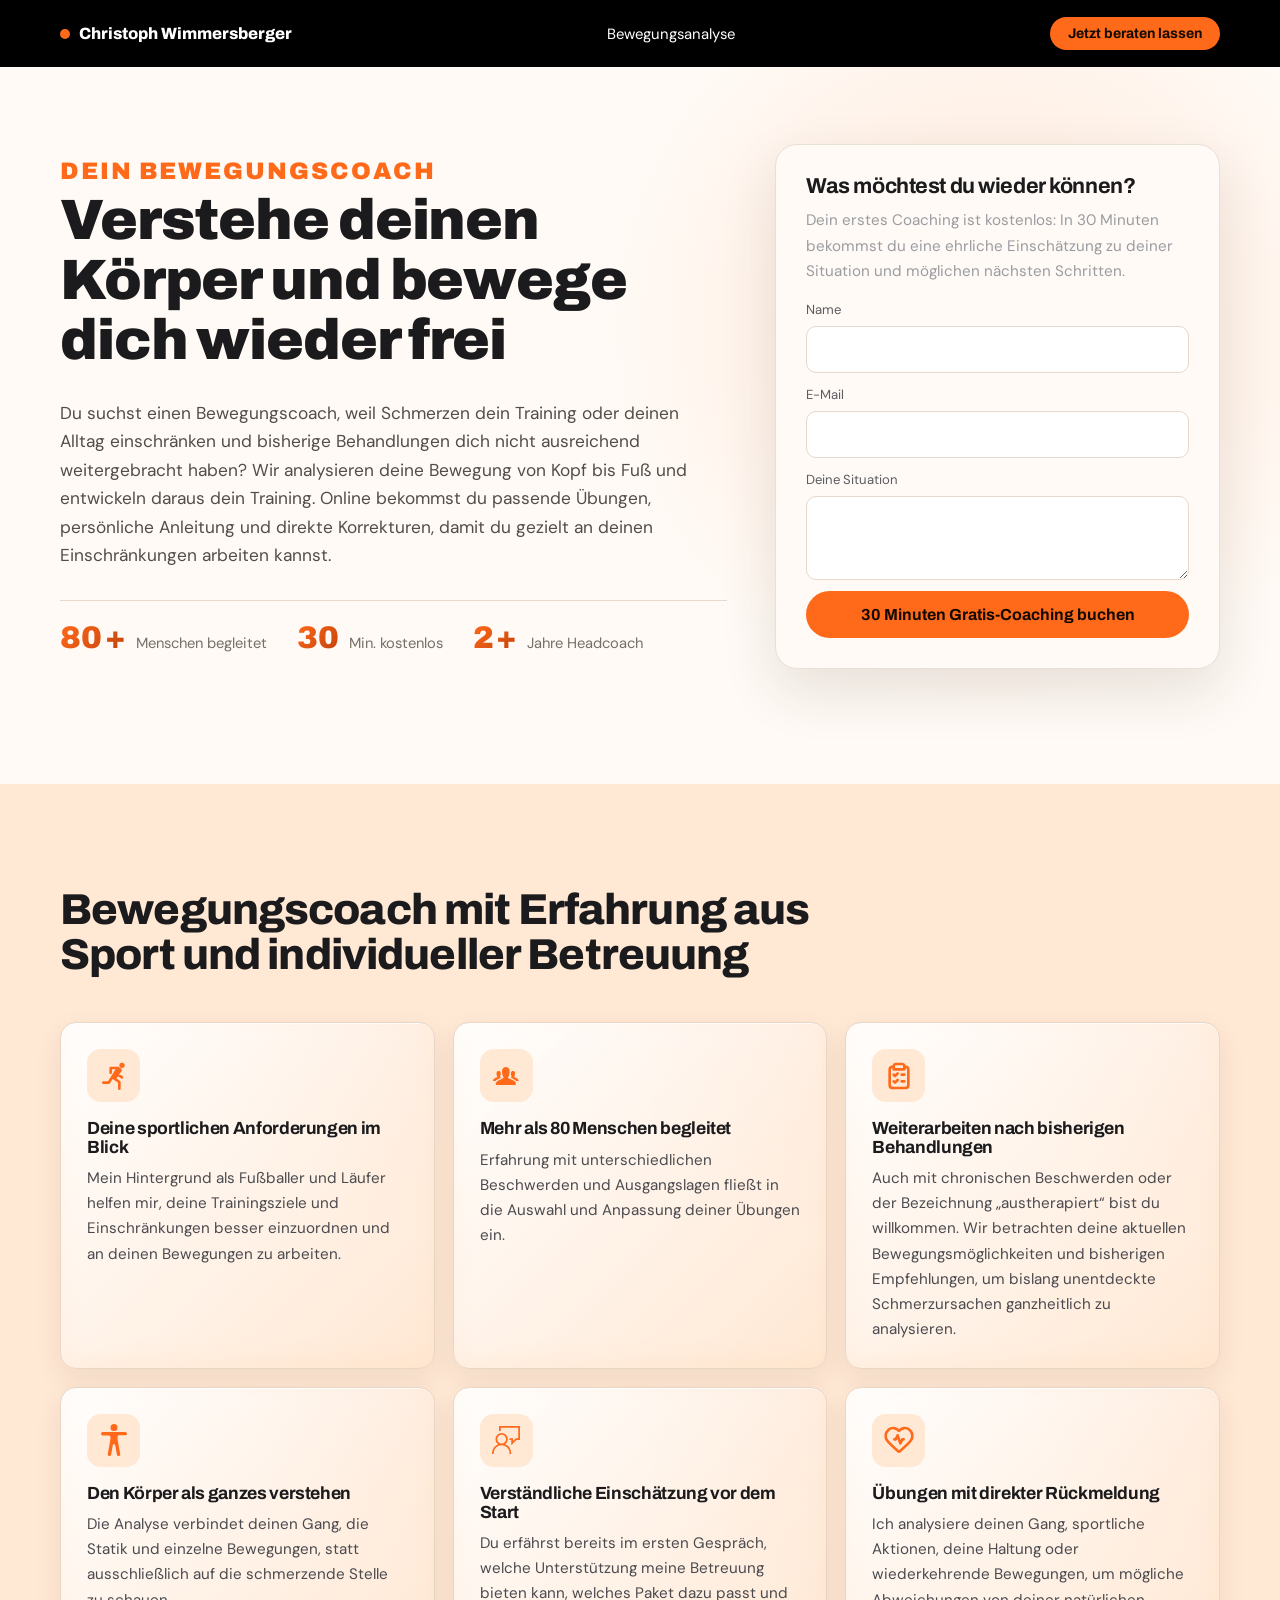
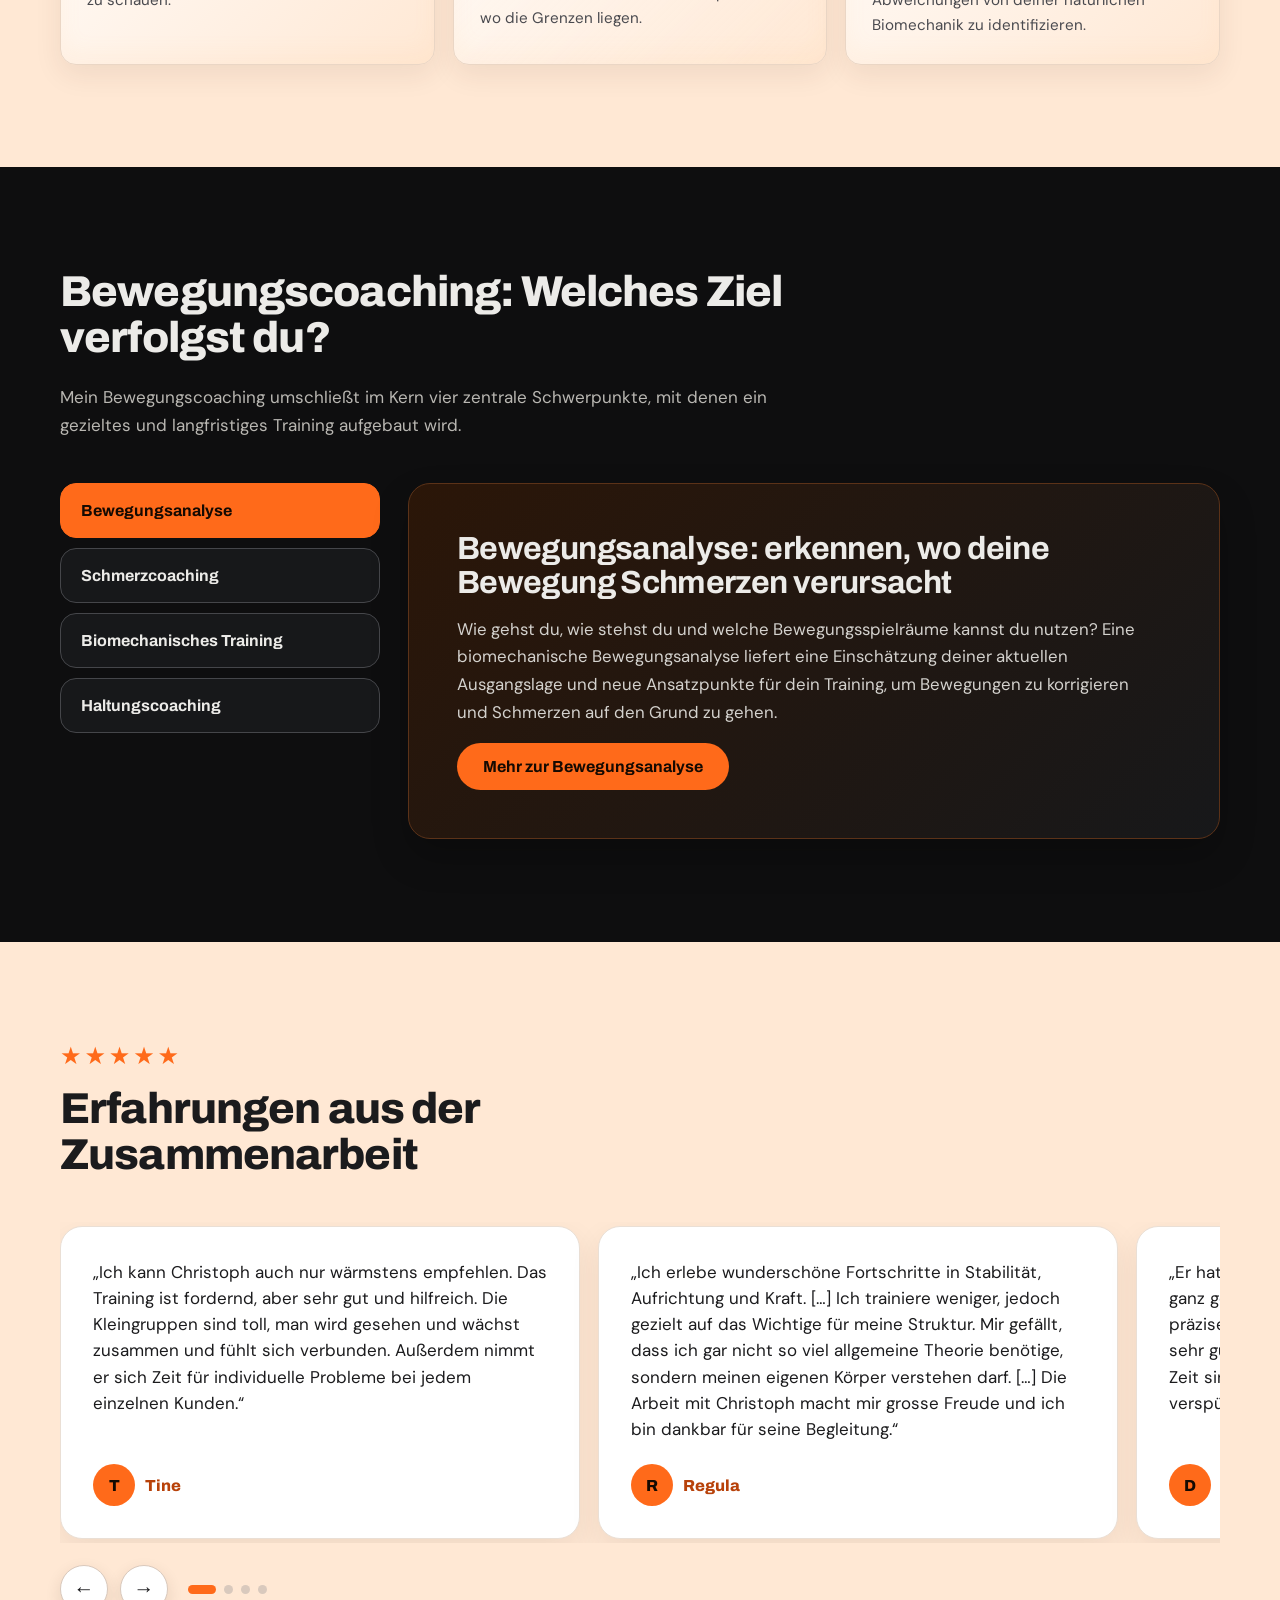
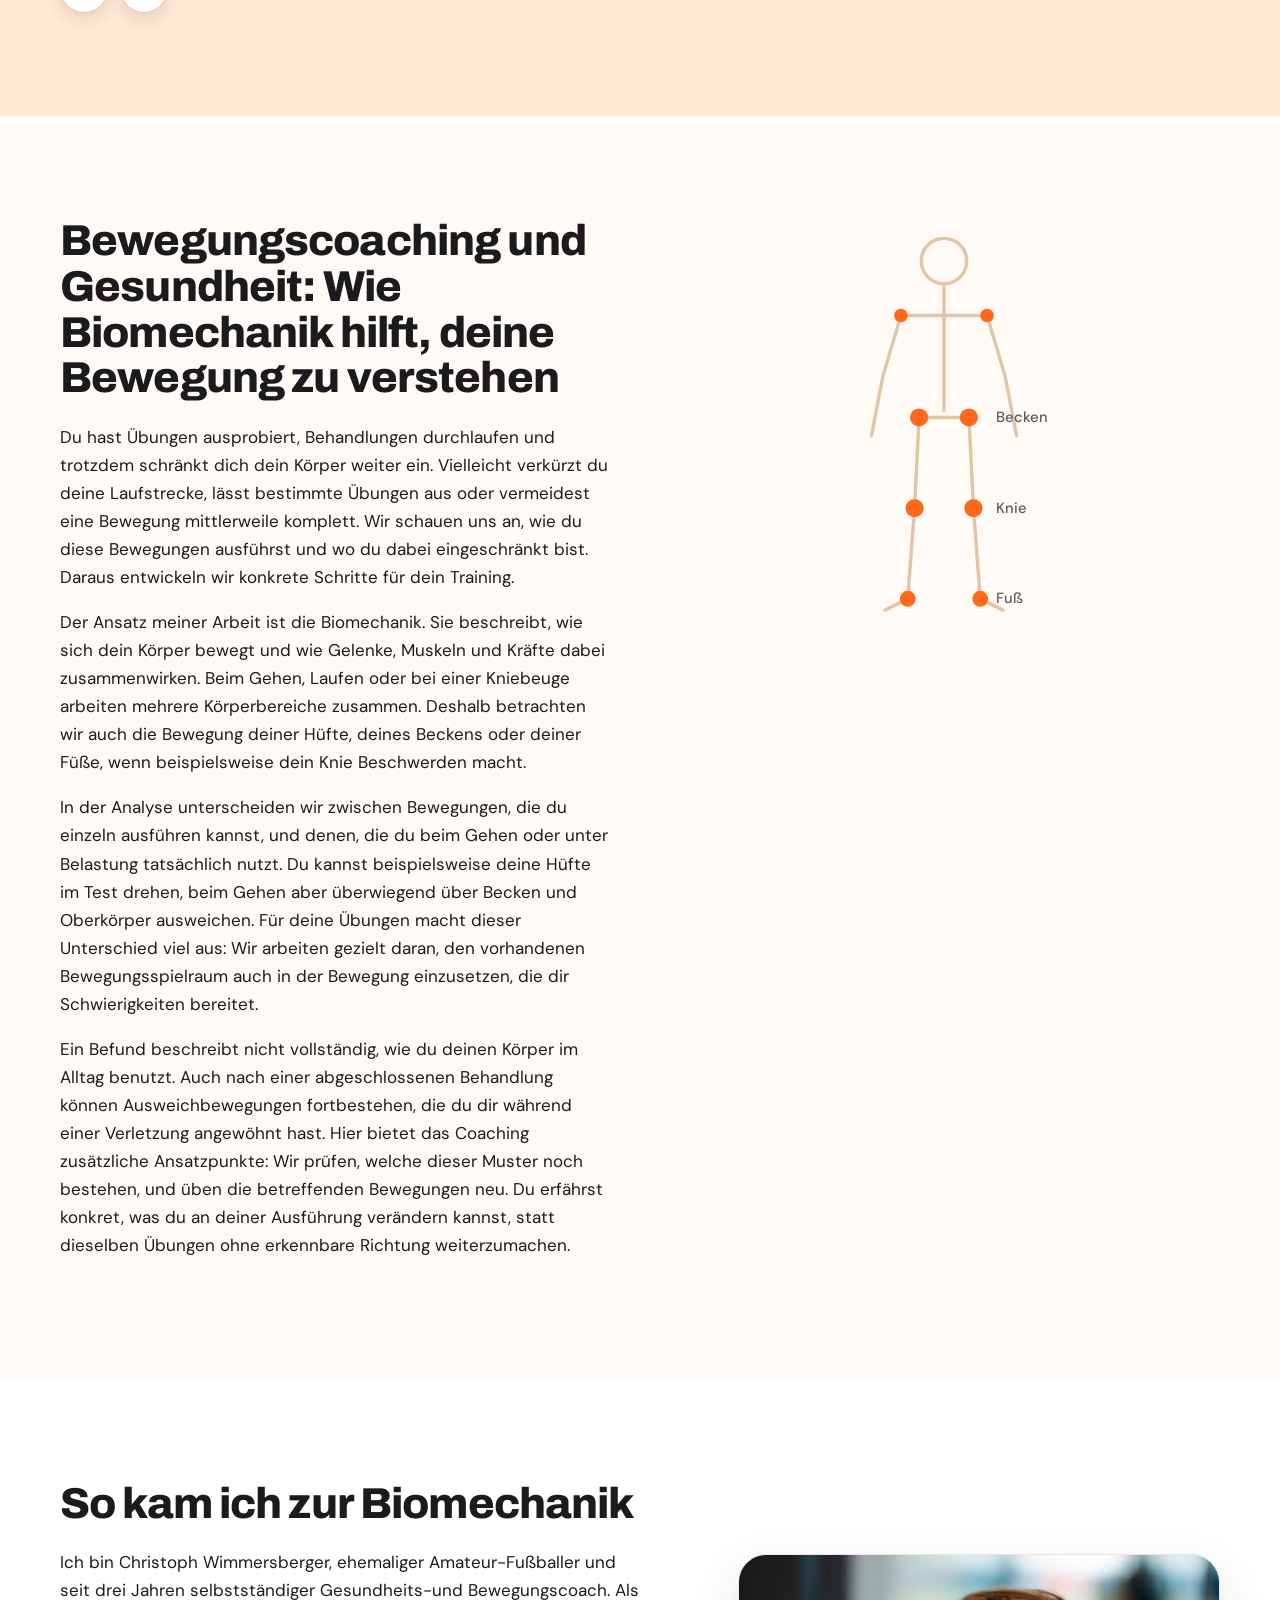
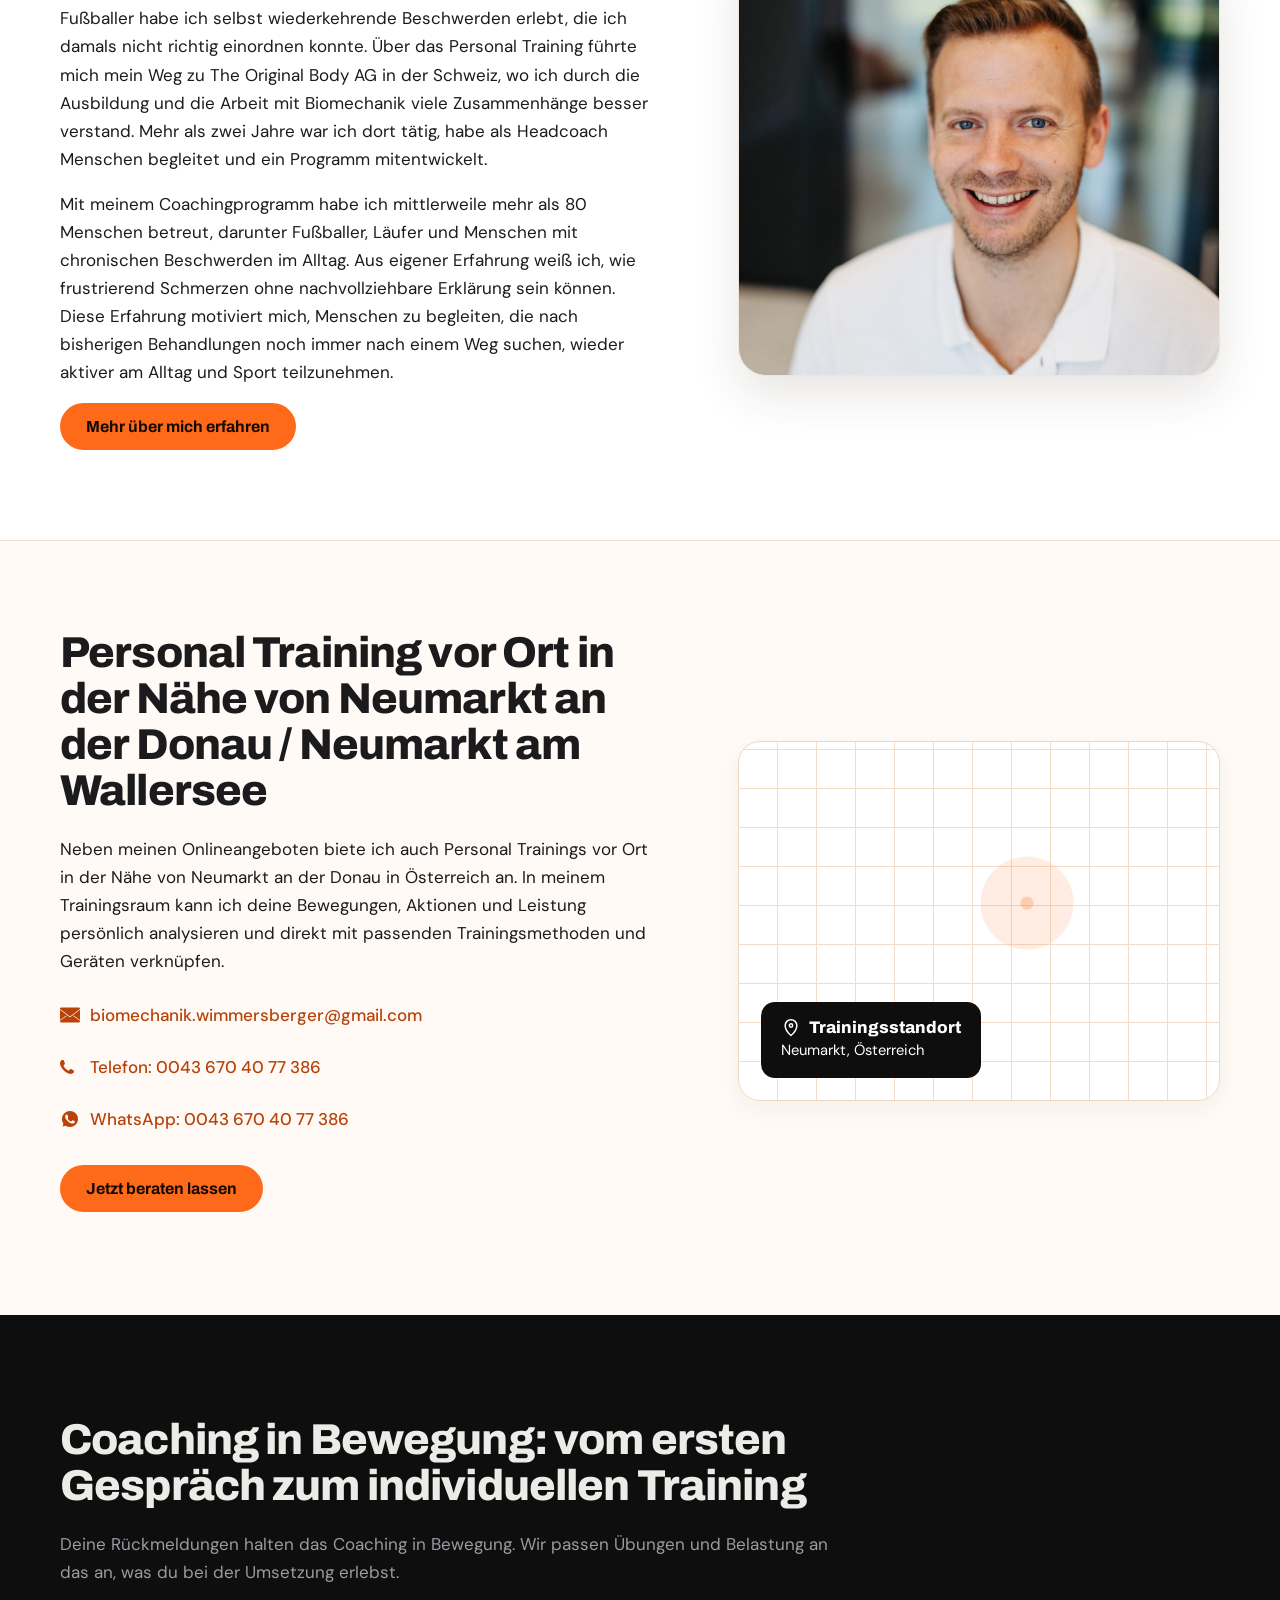
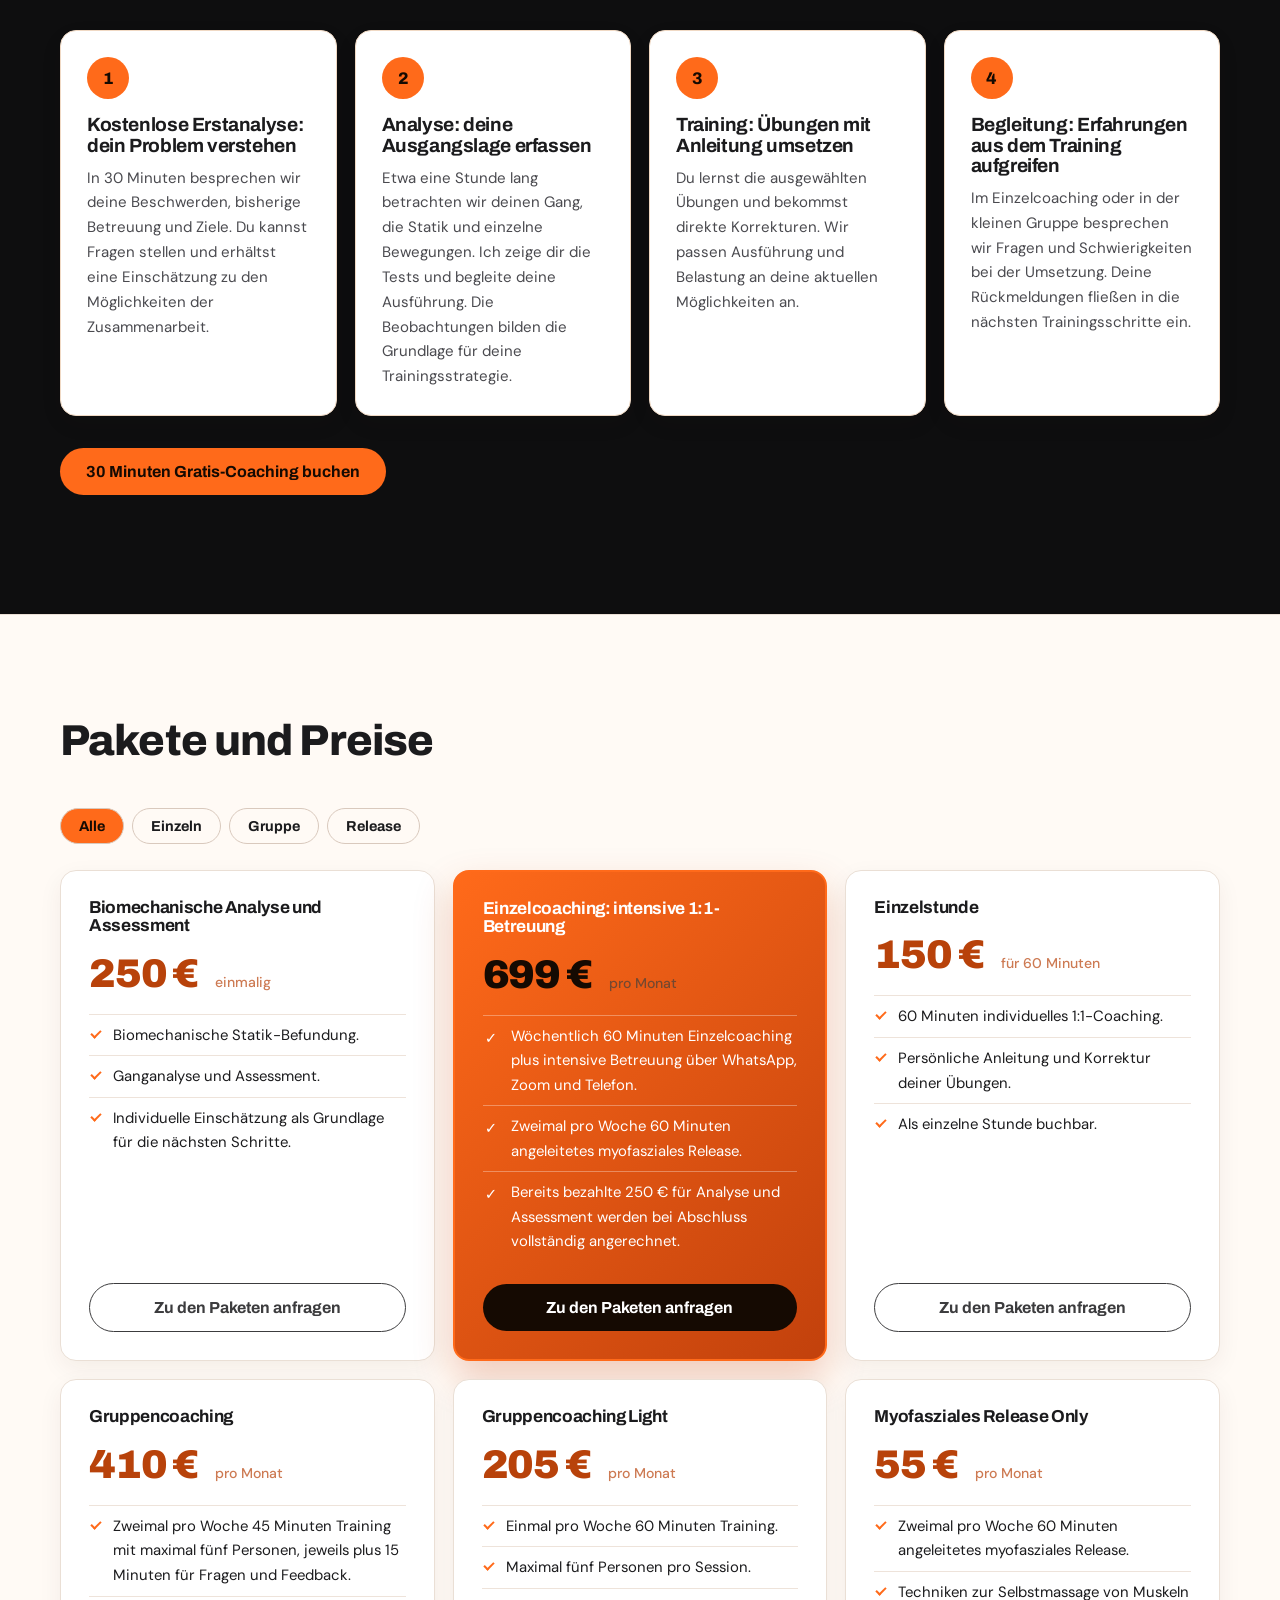
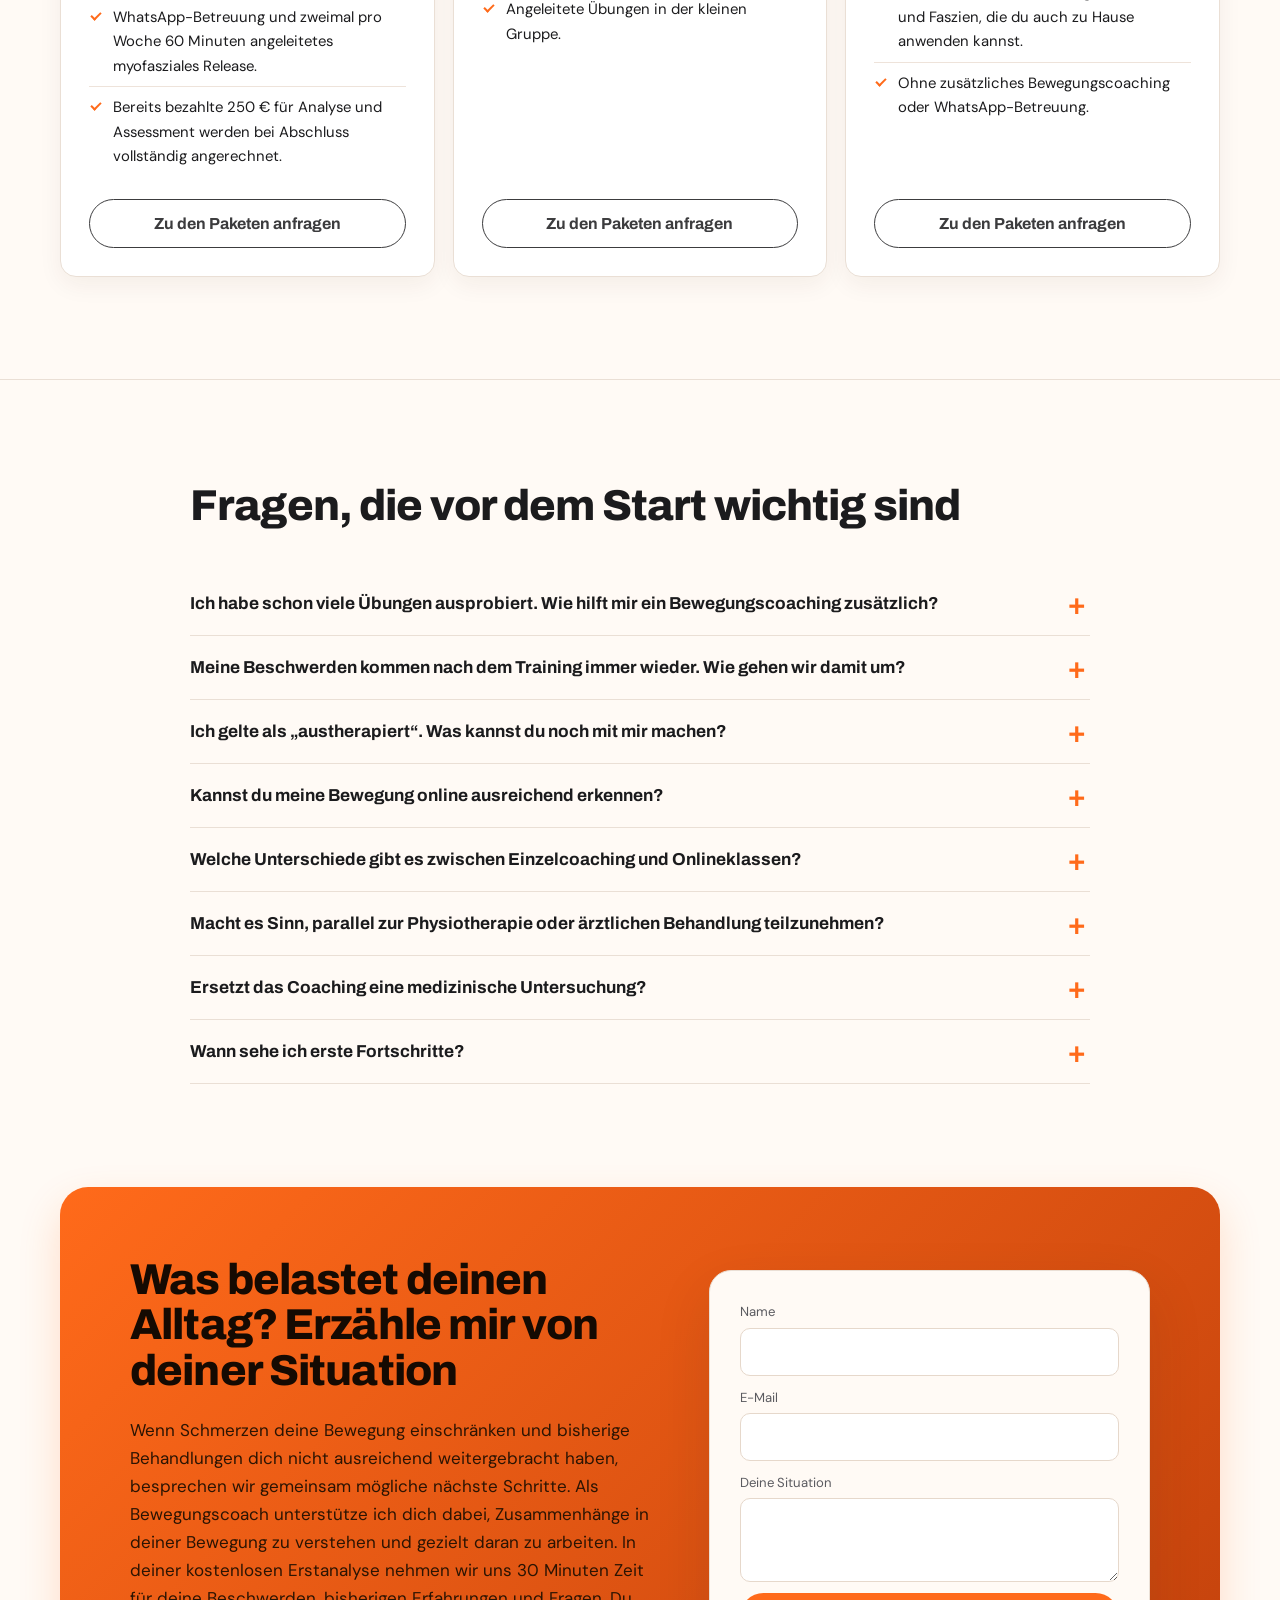
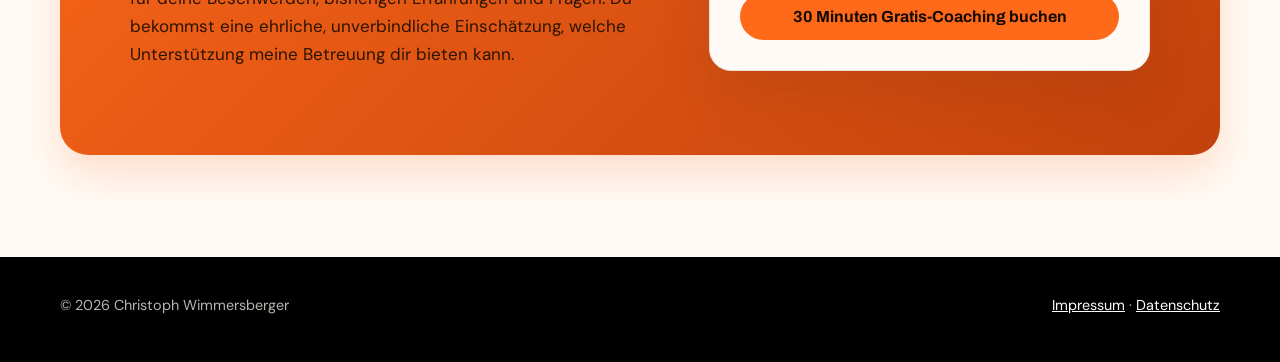
<file: docs/index.html>
<!DOCTYPE html>
<html lang="de"><head><meta charset="utf-8">
<meta name="viewport" content="width=device-width, initial-scale=1, viewport-fit=cover">
<title>Bewegungscoach & Biomechanik | Christoph Wimmersberger</title>
<meta name="description" content="Bewegungscoaching bei anhaltenden Schmerzen im Training und Alltag: Verstehe deinen Körper und erhalte persönliche Anleitung. Jetzt 30 Minuten gratis beraten lassen.">
<link rel="stylesheet" href="assets/css/fonts.css">
<link rel="stylesheet" href="assets/css/preview.css">
<!-- A preview estática usa os mesmos tokens visuais da homepage aprovada. -->
<header><div class="wrap nav"><a class="logo" href="#top"><i></i>Christoph Wimmersberger</a>
<button class="menu-toggle" type="button" aria-label="Menü öffnen" aria-expanded="false" aria-controls="mobile-menu"><span></span><span></span><span></span></button>
<nav id="mobile-menu" aria-label="Hauptnavigation"><ul><li><a href="bewegungsanalyse/">Bewegungsanalyse</a></li></ul><a class="btn menu-cta" href="#kontakt">Jetzt beraten lassen</a></nav>
<a class="btn desktop-cta" href="#kontakt">Jetzt beraten lassen</a></div><div id="pg"></div></header>
<main id="top">
<section class="hero"><div class="wrap"><div>
<h1><span class="hero-kicker">Dein Bewegungscoach</span><strong>Verstehe deinen Körper und bewege dich wieder frei</strong></h1>
<p class="lead">Du suchst einen Bewegungscoach, weil Schmerzen dein Training oder deinen Alltag einschränken und bisherige Behandlungen dich nicht ausreichend weitergebracht haben? Wir analysieren deine Bewegung von Kopf bis Fuß und entwickeln daraus dein Training. Online bekommst du passende Übungen, persönliche Anleitung und direkte Korrekturen, damit du gezielt an deinen Einschränkungen arbeiten kannst.</p>
<div class="stats"><span><b data-n="80" data-suffix="+" aria-label="80+"><span class="stat-value">80</span><span class="stat-suffix" aria-hidden="true">+</span></b> Menschen begleitet</span><span><b data-n="30" aria-label="30"><span class="stat-value">30</span></b> Min. kostenlos</span><span><b data-n="2" data-suffix="+" aria-label="2+"><span class="stat-value">2</span><span class="stat-suffix" aria-hidden="true">+</span></b> Jahre Headcoach</span></div></div>
<div class="card" id="formular"><h3>Was möchtest du wieder können?</h3><p class="m form-intro">Dein erstes Coaching ist kostenlos: In 30 Minuten bekommst du eine ehrliche Einschätzung zu deiner Situation und möglichen nächsten Schritten.</p>
<form class="f" aria-label="Kontaktformular"><label>Name<input name="n" required autocomplete="name"></label><label>E-Mail<input name="e" type="email" required autocomplete="email"></label><label>Deine Situation<textarea name="m" required></textarea></label><button class="btn" type="submit">30 Minuten Gratis-Coaching buchen</button></form></div>
</div></section>

<section class="peach" id="erfahrung"><div class="wrap"><div class="head rv"><h2>Bewegungscoach mit Erfahrung aus Sport und individueller Betreuung</h2></div>
<div class="grid3">
<div class="tile rv"><span class="feature-icon" aria-hidden="true"><span class="feature-icon-img icon-run" aria-hidden="true"></span></span><h3>Deine sportlichen Anforderungen im Blick</h3><p>Mein Hintergrund als Fußballer und Läufer helfen mir, deine Trainingsziele und Einschränkungen besser einzuordnen und an deinen Bewegungen zu arbeiten.</p></div>
<div class="tile rv"><span class="feature-icon" aria-hidden="true"><span class="feature-icon-img icon-group" aria-hidden="true"></span></span><h3>Mehr als 80 Menschen begleitet</h3><p>Erfahrung mit unterschiedlichen Beschwerden und Ausgangslagen fließt in die Auswahl und Anpassung deiner Übungen ein.</p></div>
<div class="tile rv"><span class="feature-icon" aria-hidden="true"><span class="feature-icon-img icon-clipboard" aria-hidden="true"></span></span><h3>Weiterarbeiten nach bisherigen Behandlungen</h3><p>Auch mit chronischen Beschwerden oder der Bezeichnung „austherapiert“ bist du willkommen. Wir betrachten deine aktuellen Bewegungsmöglichkeiten und bisherigen Empfehlungen, um bislang unentdeckte Schmerzursachen ganzheitlich zu analysieren.</p></div>
<div class="tile rv"><span class="feature-icon" aria-hidden="true"><span class="feature-icon-img icon-body" aria-hidden="true"></span></span><h3>Den Körper als ganzes verstehen</h3><p>Die Analyse verbindet deinen Gang, die Statik und einzelne Bewegungen, statt ausschließlich auf die schmerzende Stelle zu schauen.</p></div>
<div class="tile rv"><span class="feature-icon" aria-hidden="true"><span class="feature-icon-img icon-feedback" aria-hidden="true"></span></span><h3>Verständliche Einschätzung vor dem Start</h3><p>Du erfährst bereits im ersten Gespräch, welche Unterstützung meine Betreuung bieten kann, welches Paket dazu passt und wo die Grenzen liegen.</p></div>
<div class="tile rv"><span class="feature-icon" aria-hidden="true"><span class="feature-icon-img icon-activity" aria-hidden="true"></span></span><h3>Übungen mit direkter Rückmeldung</h3><p>Ich analysiere deinen Gang, sportliche Aktionen, deine Haltung oder wiederkehrende Bewegungen, um mögliche Abweichungen von deiner natürlichen Biomechanik zu identifizieren.</p></div>
</div></div></section>

<section id="coaching"><div class="wrap"><div class="head rv"><h2>Bewegungscoaching: Welches Ziel verfolgst du?</h2><p class="m">Mein Bewegungscoaching umschließt im Kern vier zentrale Schwerpunkte, mit denen ein gezieltes und langfristiges Training aufgebaut wird.</p></div>
<div class="tabs rv"><div class="tl" role="tablist">
<button class="tb" role="tab" aria-selected="true" aria-controls="t0">Bewegungsanalyse</button><button class="tb" role="tab" aria-selected="false" aria-controls="t1">Schmerzcoaching</button><button class="tb" role="tab" aria-selected="false" aria-controls="t2">Biomechanisches Training</button><button class="tb" role="tab" aria-selected="false" aria-controls="t3">Haltungscoaching</button></div>
<div><div class="tp on" id="t0" role="tabpanel"><h3>Bewegungsanalyse: erkennen, wo deine Bewegung Schmerzen verursacht</h3><p>Wie gehst du, wie stehst du und welche Bewegungsspielräume kannst du nutzen? Eine biomechanische Bewegungsanalyse liefert eine Einschätzung deiner aktuellen Ausgangslage und neue Ansatzpunkte für dein Training, um Bewegungen zu korrigieren und Schmerzen auf den Grund zu gehen.</p><a class="btn" href="bewegungsanalyse/">Mehr zur Bewegungsanalyse</a></div>
<div class="tp" id="t1" role="tabpanel"><h3>Schmerzcoaching: Hilfe bei anhaltenden Schmerzen nach Bewegung</h3><p>Schmerzen unterbrechen dein Training oder erschweren alltägliche Bewegungen wie Treppensteigen oder Laufen? Du erhältst angepasste Übungen mit fortlaufender Betreuung und tiefgehende Ursachenanalyse unter Berücksichtigung bisheriger Behandlungen und bestehender Empfehlungen.</p><a class="btn" href="#kontakt">Mehr zum Schmerzcoaching</a></div>
<div class="tp" id="t2" role="tabpanel"><h3>Biomechanisches Training: belastende Bewegungsgewohnheiten verändern</h3><p>Mit individuell ausgewählten Übungen arbeitest du daran, wie du deinen Körper beim Gehen, im Alltag und beim Sport belastest. Persönliche Anleitung und direkte Korrekturen helfen, die veränderten Abläufe einzuüben und nach und nach in vertraute Aktivitäten zu übertragen.</p><a class="btn" href="#kontakt">Mehr zum biomechanischen Training</a></div>
<div class="tp" id="t3" role="tabpanel"><h3>Haltungscoaching: Analyse deiner Körperhaltung</h3><p>Falsche Haltungen beim Sitzen, Liegen und Bewegen können manchmal Einschränkungen zur Folge haben, die teilweise trotz Physiotherapie, Training und medizinischer Behandlung wiederkehren. Ich identifiziere mögliche Haltungsfehler, die du mit gezielten Übungen Schritt für Schritt lösen kannst.</p><a class="btn" href="#kontakt">Mehr zum Haltungscoaching</a></div></div></div></div></section>

<section class="peach" id="erfahrungen"><div class="wrap"><div class="head rv"><div class="testimonial-stars" aria-hidden="true">★★★★★</div><h2>Erfahrungen aus der Zusammenarbeit</h2></div>
<div class="slider rv"><div class="track" id="tr">
<blockquote><p>„Ich kann Christoph auch nur wärmstens empfehlen. Das Training ist fordernd, aber sehr gut und hilfreich. Die Kleingruppen sind toll, man wird gesehen und wächst zusammen und fühlt sich verbunden. Außerdem nimmt er sich Zeit für individuelle Probleme bei jedem einzelnen Kunden.“</p><footer><span class="testimonial-avatar" aria-hidden="true">T</span><span>Tine</span></footer></blockquote>
<blockquote><p>„Ich erlebe wunderschöne Fortschritte in Stabilität, Aufrichtung und Kraft. […] Ich trainiere weniger, jedoch gezielt auf das Wichtige für meine Struktur. Mir gefällt, dass ich gar nicht so viel allgemeine Theorie benötige, sondern meinen eigenen Körper verstehen darf. […] Die Arbeit mit Christoph macht mir grosse Freude und ich bin dankbar für seine Begleitung.“</p><footer><span class="testimonial-avatar" aria-hidden="true">R</span><span>Regula</span></footer></blockquote>
<blockquote><p>„Er hat genau meine Problemstellungen erkannt, mir ganz gezielt Übungen dazu vorgeschlagen und sie präzise angeleitet und kontrolliert. Ich fühle mich bei ihm sehr gut aufgehoben. Schon nach dieser relativ kurzen Zeit sind meine Schulterschmerzen verschwunden, ich verspüre wieder mehr Energie und Lust auf Bewegung.“</p><footer><span class="testimonial-avatar" aria-hidden="true">D</span><span>Dagmar</span></footer></blockquote>
<blockquote><p>„Ich kann Christoph auch nur empfehlen. Er sieht, wo man Schwachstellen hat und es wird daran gearbeitet! Es ist anstrengend, tut allerdings gut!“<br><br>„Noch ein Nachtrag! Ich habe in kurzer Zeit, Erfolge erzielt!“</p><footer><span class="testimonial-avatar" aria-hidden="true">P</span><span>Petra</span></footer></blockquote></div>
<div class="ctl"><button class="ar" id="pv" aria-label="Zurück">←</button><button class="ar" id="nx" aria-label="Weiter">→</button><div class="dots" id="dt"></div></div></div></div></section>

<section id="biomechanik"><div class="wrap two"><div>
<h2 class="rv">Bewegungscoaching und Gesundheit: Wie Biomechanik hilft, deine Bewegung zu verstehen</h2>
<p>Du hast Übungen ausprobiert, Behandlungen durchlaufen und trotzdem schränkt dich dein Körper weiter ein. Vielleicht verkürzt du deine Laufstrecke, lässt bestimmte Übungen aus oder vermeidest eine Bewegung mittlerweile komplett. Wir schauen uns an, wie du diese Bewegungen ausführst und wo du dabei eingeschränkt bist. Daraus entwickeln wir konkrete Schritte für dein Training.</p>
<p>Der Ansatz meiner Arbeit ist die Biomechanik. Sie beschreibt, wie sich dein Körper bewegt und wie Gelenke, Muskeln und Kräfte dabei zusammenwirken. Beim Gehen, Laufen oder bei einer Kniebeuge arbeiten mehrere Körperbereiche zusammen. Deshalb betrachten wir auch die Bewegung deiner Hüfte, deines Beckens oder deiner Füße, wenn beispielsweise dein Knie Beschwerden macht.</p>
<p>In der Analyse unterscheiden wir zwischen Bewegungen, die du einzeln ausführen kannst, und denen, die du beim Gehen oder unter Belastung tatsächlich nutzt. Du kannst beispielsweise deine Hüfte im Test drehen, beim Gehen aber überwiegend über Becken und Oberkörper ausweichen. Für deine Übungen macht dieser Unterschied viel aus: Wir arbeiten gezielt daran, den vorhandenen Bewegungsspielraum auch in der Bewegung einzusetzen, die dir Schwierigkeiten bereitet.</p>
<p>Ein Befund beschreibt nicht vollständig, wie du deinen Körper im Alltag benutzt. Auch nach einer abgeschlossenen Behandlung können Ausweichbewegungen fortbestehen, die du dir während einer Verletzung angewöhnt hast. Hier bietet das Coaching zusätzliche Ansatzpunkte: Wir prüfen, welche dieser Muster noch bestehen, und üben die betreffenden Bewegungen neu. Du erfährst konkret, was du an deiner Ausführung verändern kannst, statt dieselben Übungen ohne erkennbare Richtung weiterzumachen.</p></div>
<svg class="fig" id="fg" viewBox="0 0 300 380" role="img" aria-label="Körperschema mit Gelenken"><g class="b"><circle cx="150" cy="38" r="20"/><path d="M150 60V170M112 86H188M112 86L96 140L86 192M188 86L204 140L214 192M128 176H172M128 176L124 256L118 336L98 346M172 176L176 256L182 336L202 346"/></g>
<g><circle class="j" cx="128" cy="176" r="8"><title>Becken</title></circle><circle class="j" cx="172" cy="176" r="8"><title>Hüfte</title></circle><circle class="j" cx="124" cy="256" r="8"><title>Knie</title></circle><circle class="j" cx="176" cy="256" r="8"><title>Knie</title></circle><circle class="j" cx="118" cy="336" r="7"><title>Fuß</title></circle><circle class="j" cx="182" cy="336" r="7"><title>Fuß</title></circle><circle class="j" cx="112" cy="86" r="6"/><circle class="j" cx="188" cy="86" r="6"/></g><text x="196" y="180">Becken</text><text x="196" y="260">Knie</text><text x="196" y="340">Fuß</text></svg></div></section>

<section class="light about-section" id="ueber-mich"><div class="wrap about-grid"><div><h2 class="rv">So kam ich zur Biomechanik</h2>
<p>Ich bin Christoph Wimmersberger, ehemaliger Amateur-Fußballer und seit drei Jahren selbstständiger Gesundheits-und Bewegungscoach. Als Fußballer habe ich selbst wiederkehrende Beschwerden erlebt, die ich damals nicht richtig einordnen konnte. Über das Personal Training führte mich mein Weg zu The Original Body AG in der Schweiz, wo ich durch die Ausbildung und die Arbeit mit Biomechanik viele Zusammenhänge besser verstand. Mehr als zwei Jahre war ich dort tätig, habe als Headcoach Menschen begleitet und ein Programm mitentwickelt.</p>
<p>Mit meinem Coachingprogramm habe ich mittlerweile mehr als 80 Menschen betreut, darunter Fußballer, Läufer und Menschen mit chronischen Beschwerden im Alltag. Aus eigener Erfahrung weiß ich, wie frustrierend Schmerzen ohne nachvollziehbare Erklärung sein können. Diese Erfahrung motiviert mich, Menschen zu begleiten, die nach bisherigen Behandlungen noch immer nach einem Weg suchen, wieder aktiver am Alltag und Sport teilzunehmen.</p><a class="btn" href="#ueber-mich">Mehr über mich erfahren</a></div>
<div class="portrait-frame"><img src="assets/img/christoph-wimmersberger-bewegungscoach-ueber-mich-1.jpeg" alt="Christoph Wimmersberger" width="800" height="1000"></div></div></section>

<section class="light location-section" id="vor-ort"><div class="wrap about-grid"><div><h2 class="rv">Personal Training vor Ort in der Nähe von Neumarkt an der Donau / Neumarkt am Wallersee</h2>
<p>Neben meinen Onlineangeboten biete ich auch Personal Trainings vor Ort in der Nähe von Neumarkt an der Donau in Österreich an. In meinem Trainingsraum kann ich deine Bewegungen, Aktionen und Leistung persönlich analysieren und direkt mit passenden Trainingsmethoden und Geräten verknüpfen.</p>
<div class="ct"><a href="mailto:biomechanik.wimmersberger@gmail.com"><svg class="contact-icon contact-icon-fill" viewBox="0 0 64 64" aria-hidden="true" focusable="false"><g fill="currentColor"><path d="M43.416 35.812a1 1 0 0 1 1.168-1.624L64 48.168V15.475L32.597 38.803a1 1 0 0 1-1.194 0L0 15.475v32.693l19.416-13.979a1 1 0 1 1 1.168 1.624L0 50.632V52a4 4 0 0 0 4 4h56a4 4 0 0 0 4-4v-1.368z"/><path d="M32 36.754 64 12.983V12a4 4 0 0 0-4-4H4a4 4 0 0 0-4 4v.982z"/></g></svg><span class="email-text"><span>biomechanik.wimmersberger</span><span>@gmail.com</span></span></a><a href="tel:+436704077386"><svg class="contact-icon contact-icon-fill" viewBox="0 0 32 32" aria-hidden="true" focusable="false"><path fill="currentColor" d="M0 10.375c0 .938.344 1.969.781 3.063s1 2.125 1.438 2.906c1.188 2.063 2.719 4.094 4.469 5.781s3.813 3.094 6.125 3.938c1.344.531 2.688 1.125 4.188 1.125.75 0 1.813-.281 2.781-.688.938-.406 1.781-1.031 2.094-1.781.125-.281.281-.656.375-1.094.094-.406.156-.813.156-1.094 0-.156 0-.313-.031-.344-.094-.188-.313-.344-.563-.5-.563-.281-.656-.375-1.5-.875-.875-.5-1.781-1.063-2.563-1.469-.375-.219-.625-.313-.719-.313-.5 0-1.125.688-1.656 1.438-.563.75-1.188 1.438-1.625 1.438-.219 0-.438-.094-.688-.25s-.5-.281-.656-.375c-2.75-1.563-4.594-3.406-6.156-6.125-.188-.313-.625-.969-.625-1.313 0-.406.563-.875 1.125-1.375.531-.469 1.094-1.031 1.094-1.719 0-.094-.063-.375-.188-.781-.281-.813-.656-1.75-.969-2.656-.156-.438-.281-.75-.313-.906-.063-.094-.094-.219-.125-.375s-.094-.281-.125-.406c-.094-.281-.25-.5-.406-.625-.156-.063-.531-.156-.906-.188-.375 0-.813-.031-1-.031-.094 0-.219 0-.344.031h-.406c-1 .438-1.719 1.313-2.25 2.344-.5 1.031-.813 2.188-.813 3.219z"/></svg><span>Telefon: 0043 670 40 77 386</span></a><a href="https://wa.me/436704077386"><svg class="contact-icon contact-icon-fill" viewBox="0 0 20 20" aria-hidden="true" focusable="false"><path fill="currentColor" d="M16.8 5.7C14.4 2 9.5.9 5.7 3.2 2 5.5.8 10.5 3.2 14.2l.2.3-.8 3 3-.8.3.2c1.3.7 2.7 1.1 4.1 1.1 1.5 0 3-.4 4.3-1.2 3.7-2.4 4.8-7.3 2.5-11.1zm-2.1 7.7c-.4.6-.9 1-1.6 1.1-.4 0-.9.2-2.9-.6-1.7-.8-3.1-2.1-4.1-3.6-.6-.7-.9-1.6-1-2.5 0-.8.3-1.5.8-2 .2-.2.4-.3.6-.3H7c.2 0 .4 0 .5.4.2.5.7 1.7.7 1.8.1.1.1.3 0 .4.1.2 0 .4-.1.5-.1.1-.2.3-.3.4-.2.1-.3.3-.2.5.4.6.9 1.2 1.4 1.7.6.5 1.2.9 1.9 1.2.2.1.4.1.5-.1s.6-.7.8-.9c.2-.2.3-.2.5-.1l1.6.8c.2.1.4.2.5.3.1.3.1.7-.1 1z"/></svg><span>WhatsApp: 0043 670 40 77 386</span></a></div>
<a class="btn" href="#kontakt">Jetzt beraten lassen</a></div><div class="map" role="img" aria-label="Reservierter Bereich für eine spätere Google-Maps-Integration"><div><b><svg class="contact-icon" viewBox="0 0 24 24" aria-hidden="true"><path d="M12 21s7-6 7-12a7 7 0 1 0-14 0c0 6 7 12 7 12z"/><circle cx="12" cy="9" r="2"/></svg>Trainingsstandort</b>Neumarkt, Österreich</div></div></div></section>

<section class="steps-section"><div class="wrap"><div class="head rv"><h2>Coaching in Bewegung: vom ersten Gespräch zum individuellen Training</h2><p class="m">Deine Rückmeldungen halten das Coaching in Bewegung. Wir passen Übungen und Belastung an das an, was du bei der Umsetzung erlebst.</p></div>
<div class="steps light">
<div class="st rv"><b>1</b><h3>Kostenlose Erstanalyse: dein Problem verstehen</h3><p>In 30 Minuten besprechen wir deine Beschwerden, bisherige Betreuung und Ziele. Du kannst Fragen stellen und erhältst eine Einschätzung zu den Möglichkeiten der Zusammenarbeit.</p></div>
<div class="st rv"><b>2</b><h3>Analyse: deine Ausgangslage erfassen</h3><p>Etwa eine Stunde lang betrachten wir deinen Gang, die Statik und einzelne Bewegungen. Ich zeige dir die Tests und begleite deine Ausführung. Die Beobachtungen bilden die Grundlage für deine Trainingsstrategie.</p></div>
<div class="st rv"><b>3</b><h3>Training: Übungen mit Anleitung umsetzen</h3><p>Du lernst die ausgewählten Übungen und bekommst direkte Korrekturen. Wir passen Ausführung und Belastung an deine aktuellen Möglichkeiten an.</p></div>
<div class="st rv"><b>4</b><h3>Begleitung: Erfahrungen aus dem Training aufgreifen</h3><p>Im Einzelcoaching oder in der kleinen Gruppe besprechen wir Fragen und Schwierigkeiten bei der Umsetzung. Deine Rückmeldungen fließen in die nächsten Trainingsschritte ein.</p></div></div>
<p class="booking-link"><a class="btn" href="#kontakt">30 Minuten Gratis-Coaching buchen</a></p></div></section>

<section class="peach pricing-section" id="pakete"><div class="wrap"><div class="head rv"><h2>Pakete und Preise</h2></div>
<div class="chips" role="group" aria-label="Pakete filtern"><button class="chip" aria-pressed="true" data-f="all">Alle</button><button class="chip" aria-pressed="false" data-f="e">Einzeln</button><button class="chip" aria-pressed="false" data-f="g">Gruppe</button><button class="chip" aria-pressed="false" data-f="r">Release</button></div>
<div class="plans">
<article class="plan" data-c="e"><h3>Biomechanische Analyse und Assessment</h3><div class="amt">250 €<small> einmalig</small></div><ul><li>Biomechanische Statik-Befundung.</li><li>Ganganalyse und Assessment.</li><li>Individuelle Einschätzung als Grundlage für die nächsten Schritte.</li></ul><a class="btn g" href="#kontakt">Zu den Paketen anfragen</a></article>
<article class="plan top" data-c="e"><h3>Einzelcoaching: intensive 1:1-Betreuung</h3><div class="amt">699 €<small> pro Monat</small></div><ul><li>Wöchentlich 60 Minuten Einzelcoaching plus intensive Betreuung über WhatsApp, Zoom und Telefon.</li><li>Zweimal pro Woche 60 Minuten angeleitetes myofasziales Release.</li><li>Bereits bezahlte 250 € für Analyse und Assessment werden bei Abschluss vollständig angerechnet.</li></ul><a class="btn" href="#kontakt">Zu den Paketen anfragen</a></article>
<article class="plan" data-c="e"><h3>Einzelstunde</h3><div class="amt">150 €<small> für 60 Minuten</small></div><ul><li>60 Minuten individuelles 1:1-Coaching.</li><li>Persönliche Anleitung und Korrektur deiner Übungen.</li><li>Als einzelne Stunde buchbar.</li></ul><a class="btn g" href="#kontakt">Zu den Paketen anfragen</a></article>
<article class="plan" data-c="g"><h3>Gruppencoaching</h3><div class="amt">410 €<small> pro Monat</small></div><ul><li>Zweimal pro Woche 45 Minuten Training mit maximal fünf Personen, jeweils plus 15 Minuten für Fragen und Feedback.</li><li>WhatsApp-Betreuung und zweimal pro Woche 60 Minuten angeleitetes myofasziales Release.</li><li>Bereits bezahlte 250 € für Analyse und Assessment werden bei Abschluss vollständig angerechnet.</li></ul><a class="btn g" href="#kontakt">Zu den Paketen anfragen</a></article>
<article class="plan" data-c="g"><h3>Gruppencoaching Light</h3><div class="amt">205 €<small> pro Monat</small></div><ul><li>Einmal pro Woche 60 Minuten Training.</li><li>Maximal fünf Personen pro Session.</li><li>Angeleitete Übungen in der kleinen Gruppe.</li></ul><a class="btn g" href="#kontakt">Zu den Paketen anfragen</a></article>
<article class="plan" data-c="r"><h3>Myofasziales Release Only</h3><div class="amt">55 €<small> pro Monat</small></div><ul><li>Zweimal pro Woche 60 Minuten angeleitetes myofasziales Release.</li><li>Techniken zur Selbstmassage von Muskeln und Faszien, die du auch zu Hause anwenden kannst.</li><li>Ohne zusätzliches Bewegungscoaching oder WhatsApp-Betreuung.</li></ul><a class="btn g" href="#kontakt">Zu den Paketen anfragen</a></article>
</div></div></section>

<section id="faq"><div class="wrap faq-wrap"><div class="head rv"><h2>Fragen, die vor dem Start wichtig sind</h2></div>
<details><summary>Ich habe schon viele Übungen ausprobiert. Wie hilft mir ein Bewegungscoaching zusätzlich?</summary><p>Wir prüfen, weshalb du mit den bisherigen Übungen nicht weiterkommst: Passt die Übung zu deinen verfügbaren Bewegungsspielräumen? Führst du sie wie vorgesehen aus oder weichst du aus? Ist die Belastung passend gewählt? Daraus ergibt sich, was wir konkret verändern. Du bekommst eine nachvollziehbare Auswahl statt weiterer Übungen auf Verdacht.</p></details>
<details><summary>Meine Beschwerden kommen nach dem Training immer wieder. Wie gehen wir damit um?</summary><p>Wir beziehen auch Trainingsdauer, Intensität und Erholung ein. Treten Beschwerden beispielsweise erst gegen Ende eines Laufs auf, ist diese Belastungssituation besonders relevant. Wir passen den Umfang an und beobachten, wie du darauf reagierst. So lässt sich dein Wiedereinstieg schrittweise gestalten, statt immer zwischen voller Belastung und kompletter Pause zu wechseln.</p></details>
<details><summary>Ich gelte als „austherapiert“. Was kannst du noch mit mir machen?</summary><p>Im Coaching prüfen wir, welche Bewegungsfähigkeiten du weiterhin entwickeln kannst. Nach einer Verletzung kann beispielsweise eine Schonbewegung bestehen bleiben, obwohl die Behandlung abgeschlossen ist. Solche Muster geben uns konkrete Ansatzpunkte zum Üben. Im ersten kostenlosen Coaching klären wir, welche Fragen bisher offen geblieben sind und welche davon wir mit einer Bewegungsanalyse untersuchen können.</p></details>
<details><summary>Kannst du meine Bewegung online ausreichend erkennen?</summary><p>Für die jeweilige Übung richten wir die Kamera so aus, dass die beteiligten Körperbereiche sichtbar sind. Bei Bedarf wechselst du die Perspektive oder wiederholst eine Bewegung langsamer. Ich kann deine Ausführung beobachten und direkt korrigieren. Körperliche Untersuchungen durch Abtasten sind online nicht möglich; dafür braucht es einen entsprechenden Termin vor Ort.</p></details>
<details><summary>Welche Unterschiede gibt es zwischen Einzelcoaching und Onlineklassen?</summary><p>Im Einzelcoaching gehört die gesamte Stunde deinen Übungen und Fragen; wir können bei einer Bewegung länger bleiben oder den Ablauf unmittelbar anpassen. In den Onlineklassen übst du mit maximal vier weiteren Personen innerhalb einer gemeinsamen Session. Das reguläre Gruppencoaching bietet zusätzlich 15 Minuten für Fragen und Feedback. Bei Light bleibt es bei einer wöchentlichen Trainingsstunde.</p></details>
<details><summary>Macht es Sinn, parallel zur Physiotherapie oder ärztlichen Behandlung teilzunehmen?</summary><p>Ja. Bring dafür am besten deine aktuellen Übungen und Angaben zu erlaubten Belastungen mit. Wir berücksichtigen, woran du in der Behandlung bereits arbeitest und wo du zusätzliche Begleitung brauchst, etwa bei der Ausführung zu Hause oder beim Wiedereinstieg in den Sport. Bei unklaren Belastungsvorgaben klärst du diese mit deiner behandelnden Fachperson, bevor wir das Training steigern.</p></details>
<details><summary>Ersetzt das Coaching eine medizinische Untersuchung?</summary><p>Nein. Schmerzen und Bewegungseinschränkungen können unterschiedliche Ursachen haben, die ärztlich abgeklärt werden sollten. Ein ärztlicher Befund ist hilfreich und empfehlenswert: Er gibt uns wichtige Informationen für die Analyse und die Auswahl deiner Übungen. Das Coaching ergänzt diese Grundlage durch die Arbeit an deiner Bewegung.</p></details>
<details><summary>Wann sehe ich erste Fortschritte?</summary><p>Das ist individuell unterschiedlich. Manche Teilnehmer machen innerhalb von drei Monaten so große Fortschritte, dass sie beschwerdefrei sind. Andere benötigen eine längere Betreuung. Deine Ausgangslage und die regelmäßige Umsetzung der Übungen beeinflussen den Verlauf. Ein bestimmter Zeitraum oder Erfolg kann also nicht seriös garantiert werden.</p></details></div></section>

<section class="contact-section" id="kontakt"><div class="wrap"><div class="cta"><div><h2>Was belastet deinen Alltag? Erzähle mir von deiner Situation</h2>
<p>Wenn Schmerzen deine Bewegung einschränken und bisherige Behandlungen dich nicht ausreichend weitergebracht haben, besprechen wir gemeinsam mögliche nächste Schritte. Als Bewegungscoach unterstütze ich dich dabei, Zusammenhänge in deiner Bewegung zu verstehen und gezielt daran zu arbeiten. In deiner kostenlosen Erstanalyse nehmen wir uns 30 Minuten Zeit für deine Beschwerden, bisherigen Erfahrungen und Fragen. Du bekommst eine ehrliche, unverbindliche Einschätzung, welche Unterstützung meine Betreuung dir bieten kann.</p></div>
<div class="card"><form class="f" aria-label="Kontaktformular unten"><label>Name<input name="n" required autocomplete="name"></label><label>E-Mail<input name="e" type="email" required autocomplete="email"></label><label>Deine Situation<textarea name="m" required></textarea></label><button class="btn" type="submit">30 Minuten Gratis-Coaching buchen</button></form></div></div></div></section>
</main>
<footer class="s"><div class="wrap"><span>© 2026 Christoph Wimmersberger</span><span><a href="#kontakt">Impressum</a> · <a href="#kontakt">Datenschutz</a></span></div></footer>
<div class="fab"><a class="btn" href="#formular">Gratis-Coaching</a></div>
<!-- O comportamento da prévia é mantido em um arquivo separado para facilitar atualizações. -->
<script src="assets/js/preview.js"></script>
</body></html>
</file>
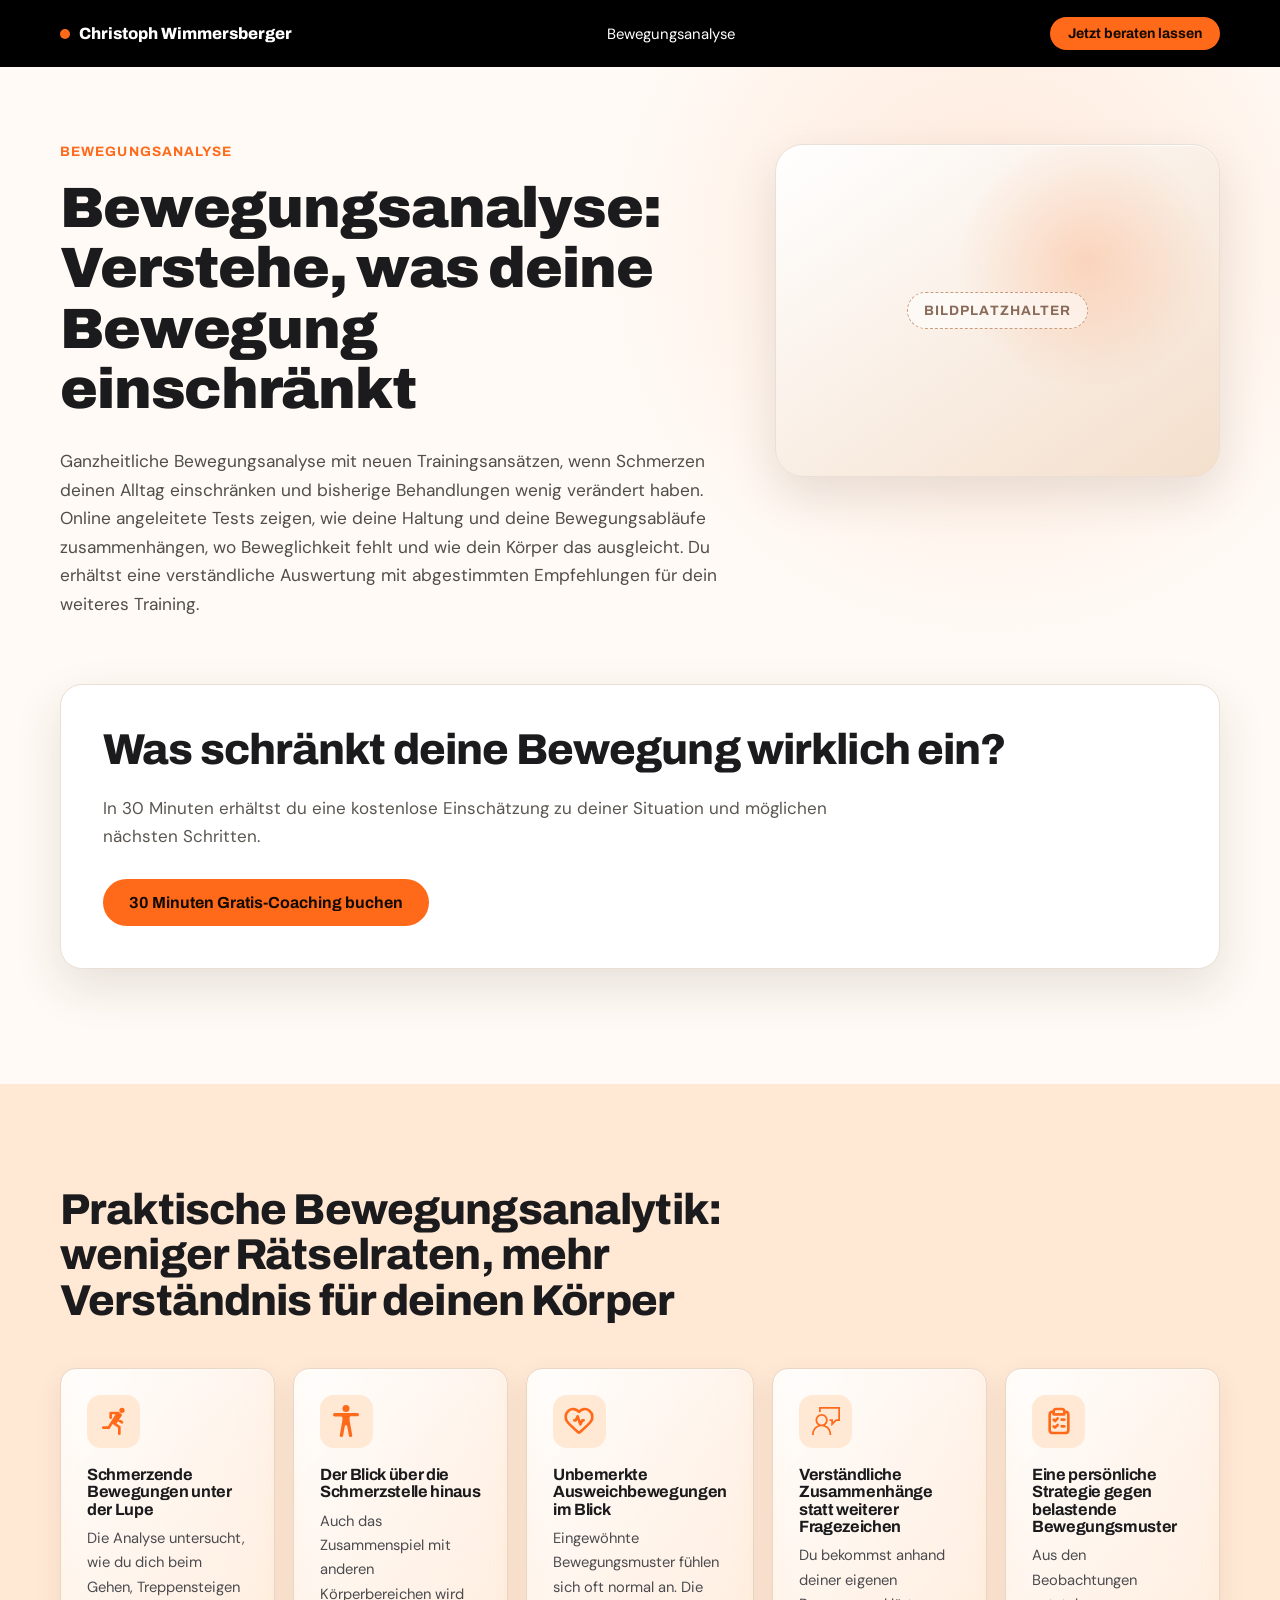
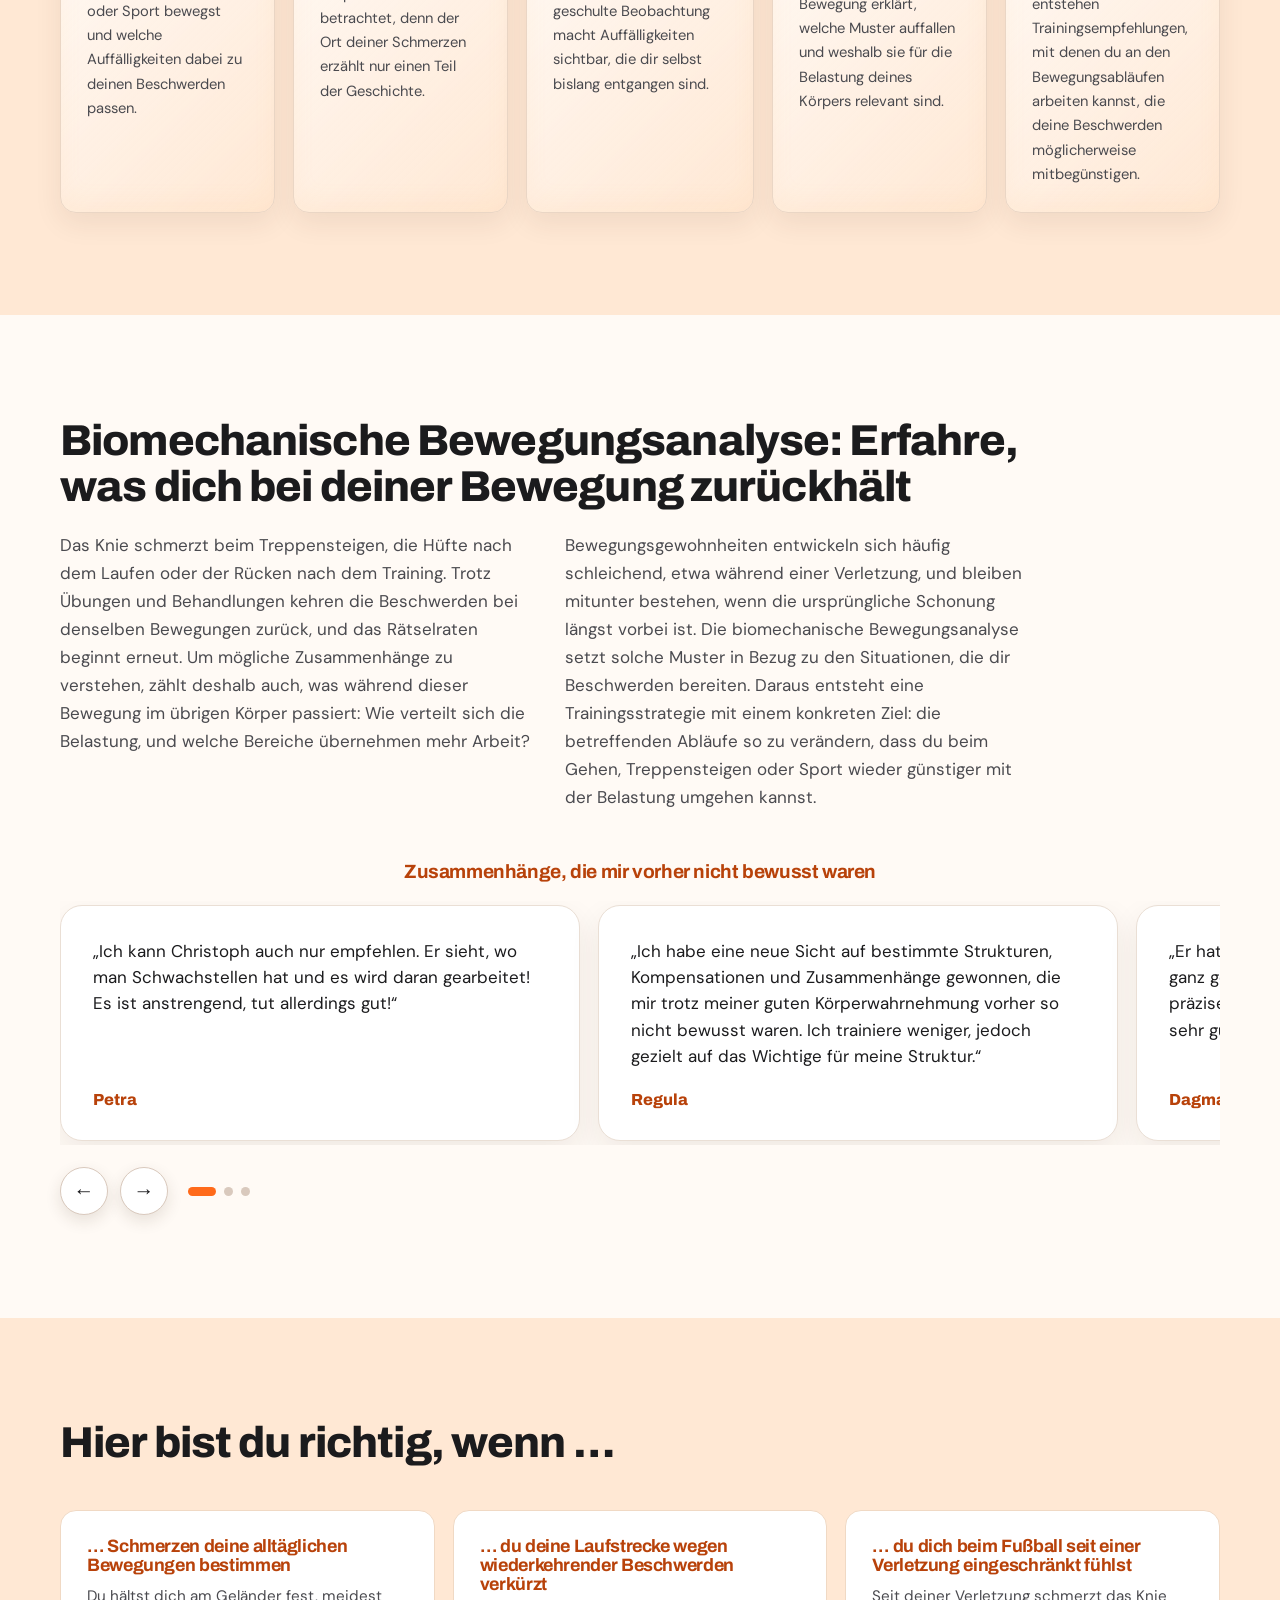
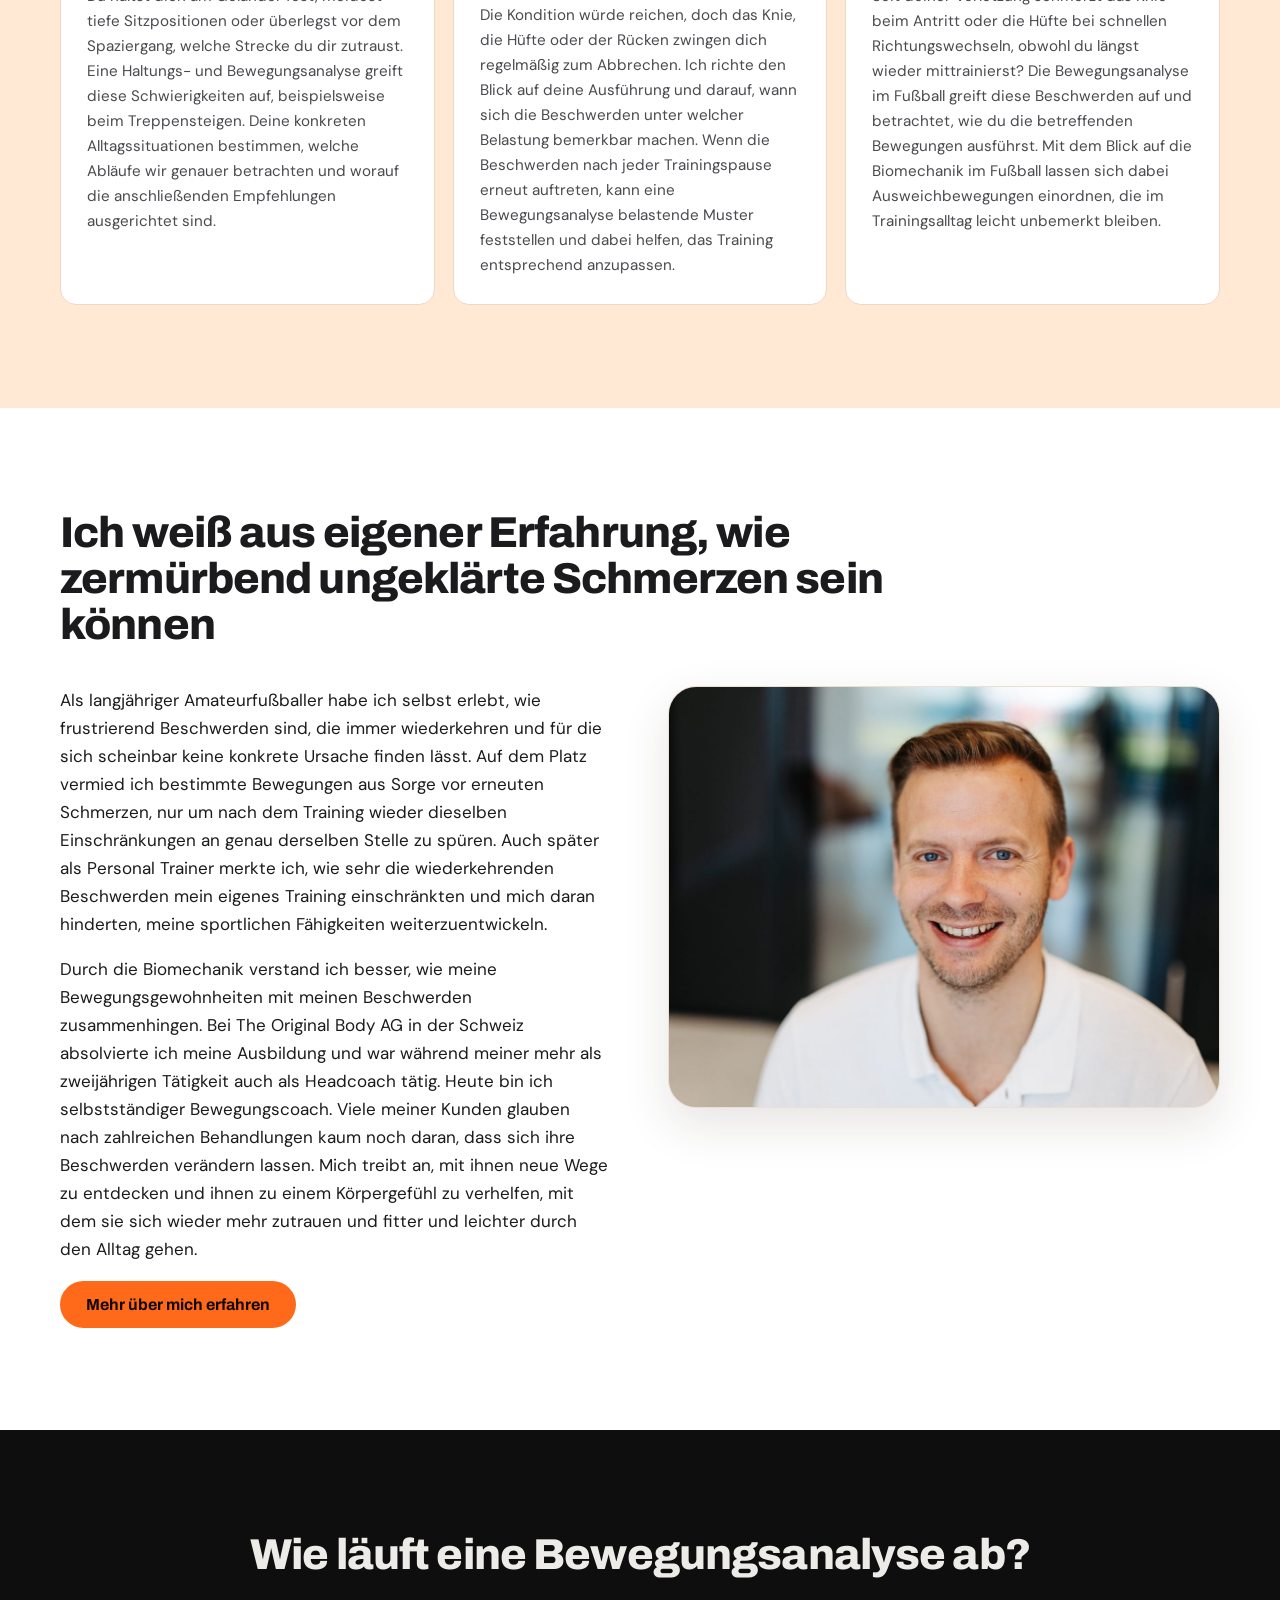
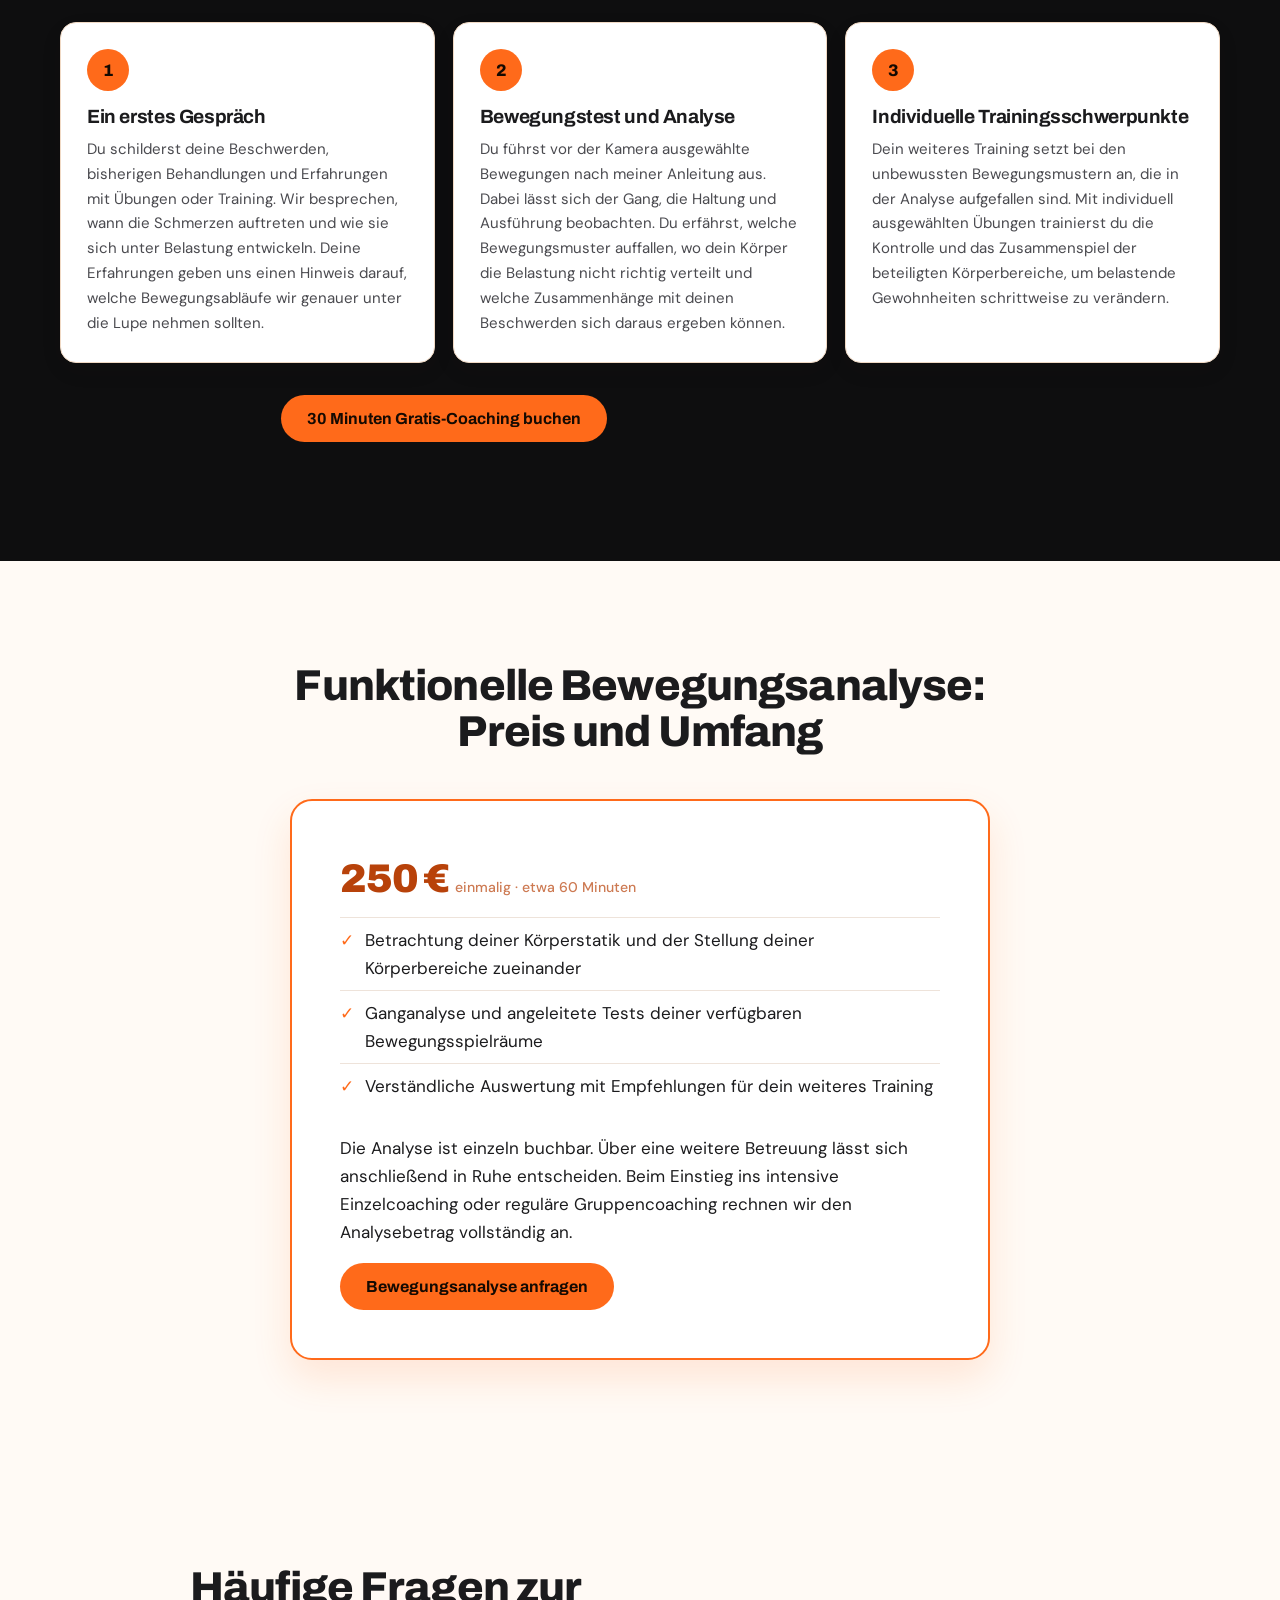
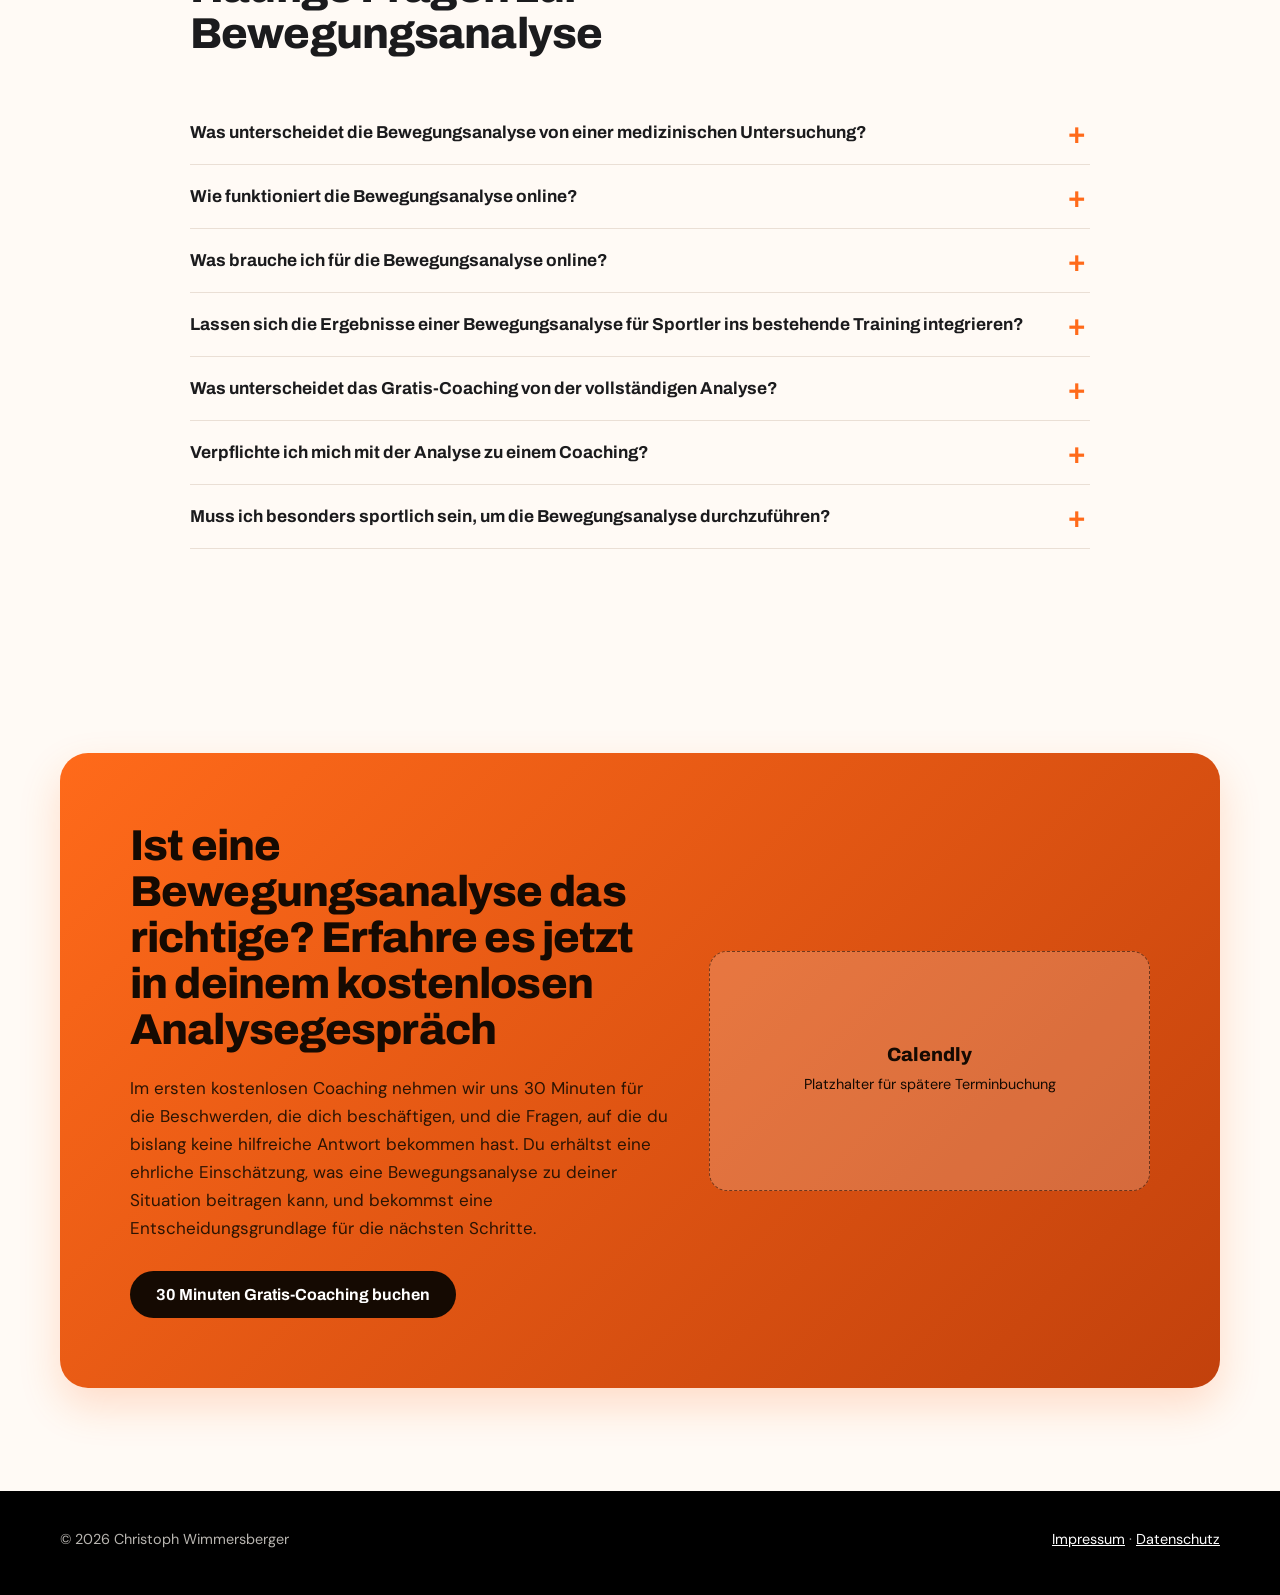
<file: docs/bewegungsanalyse/index.html>
<!DOCTYPE html>
<html lang="de">
<head>
<meta charset="utf-8">
<meta name="viewport" content="width=device-width, initial-scale=1, viewport-fit=cover">
<title>Bewegungsanalyse bei Beschwerden | Christoph Wimmersberger</title>
<meta name="description" content="Biomechanische Bewegungsanalyse: Verstehe deine Einschränkungen und erfahre, was du verändern kannst. Online begleitet. Jetzt 30 Minuten Gratis-Coaching buchen.">
<link rel="stylesheet" href="../assets/css/fonts.css">
<link rel="stylesheet" href="../assets/css/preview.css">
<link rel="stylesheet" href="../assets/css/bewegungsanalyse.css">
</head>
<body class="analysis-page">
<header><div class="wrap nav"><a class="logo" href="../index.html#top"><i></i>Christoph Wimmersberger</a>
<button class="menu-toggle" type="button" aria-label="Menü öffnen" aria-expanded="false" aria-controls="mobile-menu"><span></span><span></span><span></span></button>
<nav id="mobile-menu" aria-label="Hauptnavigation"><ul><li><a href="../bewegungsanalyse/">Bewegungsanalyse</a></li></ul><a class="btn menu-cta" href="../index.html#kontakt">Jetzt beraten lassen</a></nav>
<a class="btn desktop-cta" href="../index.html#kontakt">Jetzt beraten lassen</a></div><div id="pg"></div></header>
<main id="top">
<section class="hero"><div class="wrap"><div class="analysis-hero-copy"><p class="eyebrow">Bewegungsanalyse</p><h1>Bewegungsanalyse: Verstehe, was deine Bewegung einschränkt</h1><p class="lead">Ganzheitliche Bewegungsanalyse mit neuen Trainingsansätzen, wenn Schmerzen deinen Alltag einschränken und bisherige Behandlungen wenig verändert haben. Online angeleitete Tests zeigen, wie deine Haltung und deine Bewegungsabläufe zusammenhängen, wo Beweglichkeit fehlt und wie dein Körper das ausgleicht. Du erhältst eine verständliche Auswertung mit abgestimmten Empfehlungen für dein weiteres Training.</p></div><div class="analysis-hero-placeholder" role="img" aria-label="Platzhalter für ein späteres Bewegungsanalyse-Bild"><span>Bildplatzhalter</span></div><div class="hero-card"><h2>Was schränkt deine Bewegung wirklich ein?</h2><p>In 30 Minuten erhältst du eine kostenlose Einschätzung zu deiner Situation und möglichen nächsten Schritten.</p><a class="btn" href="../index.html#kontakt">30 Minuten Gratis-Coaching buchen</a></div></div></section>
<section class="benefits"><div class="wrap"><div class="head rv"><h2>Praktische Bewegungsanalytik: weniger Rätselraten, mehr Verständnis für deinen Körper</h2></div><div class="benefit-grid">
<article class="benefit rv"><span class="feature-icon" aria-hidden="true"><span class="feature-icon-img icon-run" aria-hidden="true"></span></span><h3>Schmerzende Bewegungen unter der Lupe</h3><p>Die Analyse untersucht, wie du dich beim Gehen, Treppensteigen oder Sport bewegst und welche Auffälligkeiten dabei zu deinen Beschwerden passen.</p></article>
<article class="benefit rv"><span class="feature-icon" aria-hidden="true"><span class="feature-icon-img icon-body" aria-hidden="true"></span></span><h3>Der Blick über die Schmerzstelle hinaus</h3><p>Auch das Zusammenspiel mit anderen Körperbereichen wird betrachtet, denn der Ort deiner Schmerzen erzählt nur einen Teil der Geschichte.</p></article>
<article class="benefit rv"><span class="feature-icon" aria-hidden="true"><span class="feature-icon-img icon-activity" aria-hidden="true"></span></span><h3>Unbemerkte Ausweichbewegungen im Blick</h3><p>Eingewöhnte Bewegungsmuster fühlen sich oft normal an. Die geschulte Beobachtung macht Auffälligkeiten sichtbar, die dir selbst bislang entgangen sind.</p></article>
<article class="benefit rv"><span class="feature-icon" aria-hidden="true"><span class="feature-icon-img icon-feedback" aria-hidden="true"></span></span><h3>Verständliche Zusammenhänge statt weiterer Fragezeichen</h3><p>Du bekommst anhand deiner eigenen Bewegung erklärt, welche Muster auffallen und weshalb sie für die Belastung deines Körpers relevant sind.</p></article>
<article class="benefit rv"><span class="feature-icon" aria-hidden="true"><span class="feature-icon-img icon-clipboard" aria-hidden="true"></span></span><h3>Eine persönliche Strategie gegen belastende Bewegungsmuster</h3><p>Aus den Beobachtungen entstehen Trainingsempfehlungen, mit denen du an den Bewegungsabläufen arbeiten kannst, die deine Beschwerden möglicherweise mitbegünstigen.</p></article>
</div></div></section>
<section class="analysis-story"><div class="wrap"><div class="head rv"><h2>Biomechanische Bewegungsanalyse: Erfahre, was dich bei deiner Bewegung zurückhält</h2><div class="analysis-intro"><p>Das Knie schmerzt beim Treppensteigen, die Hüfte nach dem Laufen oder der Rücken nach dem Training. Trotz Übungen und Behandlungen kehren die Beschwerden bei denselben Bewegungen zurück, und das Rätselraten beginnt erneut. Um mögliche Zusammenhänge zu verstehen, zählt deshalb auch, was während dieser Bewegung im übrigen Körper passiert: Wie verteilt sich die Belastung, und welche Bereiche übernehmen mehr Arbeit?</p><p>Bewegungsgewohnheiten entwickeln sich häufig schleichend, etwa während einer Verletzung, und bleiben mitunter bestehen, wenn die ursprüngliche Schonung längst vorbei ist. Die biomechanische Bewegungsanalyse setzt solche Muster in Bezug zu den Situationen, die dir Beschwerden bereiten. Daraus entsteht eine Trainingsstrategie mit einem konkreten Ziel: die betreffenden Abläufe so zu verändern, dass du beim Gehen, Treppensteigen oder Sport wieder günstiger mit der Belastung umgehen kannst.</p></div></div><div class="analysis-note"><h3>Zusammenhänge, die mir vorher nicht bewusst waren</h3><div class="slider"><div class="track" id="tr"><blockquote><p>„Ich kann Christoph auch nur empfehlen. Er sieht, wo man Schwachstellen hat und es wird daran gearbeitet! Es ist anstrengend, tut allerdings gut!“</p><footer>Petra</footer></blockquote><blockquote><p>„Ich habe eine neue Sicht auf bestimmte Strukturen, Kompensationen und Zusammenhänge gewonnen, die mir trotz meiner guten Körperwahrnehmung vorher so nicht bewusst waren. Ich trainiere weniger, jedoch gezielt auf das Wichtige für meine Struktur.“</p><footer>Regula</footer></blockquote><blockquote><p>„Er hat genau meine Problemstellungen erkannt, mir ganz gezielt Übungen dazu vorgeschlagen und sie präzise angeleitet und kontrolliert. Ich fühle mich bei ihm sehr gut aufgehoben.“</p><footer>Dagmar</footer></blockquote></div><div class="ctl"><button class="ar" id="pv" aria-label="Zurück">←</button><button class="ar" id="nx" aria-label="Weiter">→</button><div class="dots" id="dt"></div></div></div></div></div></section>
<section class="fit-section"><div class="wrap"><div class="head rv"><h2>Hier bist du richtig, wenn …</h2></div><div class="fit-grid">
<article class="fit-card rv"><h3>… Schmerzen deine alltäglichen Bewegungen bestimmen</h3><p>Du hältst dich am Geländer fest, meidest tiefe Sitzpositionen oder überlegst vor dem Spaziergang, welche Strecke du dir zutraust. Eine Haltungs- und Bewegungsanalyse greift diese Schwierigkeiten auf, beispielsweise beim Treppensteigen. Deine konkreten Alltagssituationen bestimmen, welche Abläufe wir genauer betrachten und worauf die anschließenden Empfehlungen ausgerichtet sind.</p></article>
<article class="fit-card rv"><h3>… du deine Laufstrecke wegen wiederkehrender Beschwerden verkürzt</h3><p>Die Kondition würde reichen, doch das Knie, die Hüfte oder der Rücken zwingen dich regelmäßig zum Abbrechen. Ich richte den Blick auf deine Ausführung und darauf, wann sich die Beschwerden unter welcher Belastung bemerkbar machen. Wenn die Beschwerden nach jeder Trainingspause erneut auftreten, kann eine Bewegungsanalyse belastende Muster feststellen und dabei helfen, das Training entsprechend anzupassen.</p></article>
<article class="fit-card rv"><h3>… du dich beim Fußball seit einer Verletzung eingeschränkt fühlst</h3><p>Seit deiner Verletzung schmerzt das Knie beim Antritt oder die Hüfte bei schnellen Richtungswechseln, obwohl du längst wieder mittrainierst? Die Bewegungsanalyse im Fußball greift diese Beschwerden auf und betrachtet, wie du die betreffenden Bewegungen ausführst. Mit dem Blick auf die Biomechanik im Fußball lassen sich dabei Ausweichbewegungen einordnen, die im Trainingsalltag leicht unbemerkt bleiben.</p></article>
</div></div></section>
<section class="about-analysis"><div class="wrap"><h2 class="about-title">Ich weiß aus eigener Erfahrung, wie zermürbend ungeklärte Schmerzen sein können</h2><div class="two"><div><p>Als langjähriger Amateurfußballer habe ich selbst erlebt, wie frustrierend Beschwerden sind, die immer wiederkehren und für die sich scheinbar keine konkrete Ursache finden lässt. Auf dem Platz vermied ich bestimmte Bewegungen aus Sorge vor erneuten Schmerzen, nur um nach dem Training wieder dieselben Einschränkungen an genau derselben Stelle zu spüren. Auch später als Personal Trainer merkte ich, wie sehr die wiederkehrenden Beschwerden mein eigenes Training einschränkten und mich daran hinderten, meine sportlichen Fähigkeiten weiterzuentwickeln.</p><p>Durch die Biomechanik verstand ich besser, wie meine Bewegungsgewohnheiten mit meinen Beschwerden zusammenhingen. Bei The Original Body AG in der Schweiz absolvierte ich meine Ausbildung und war während meiner mehr als zweijährigen Tätigkeit auch als Headcoach tätig. Heute bin ich selbstständiger Bewegungscoach. Viele meiner Kunden glauben nach zahlreichen Behandlungen kaum noch daran, dass sich ihre Beschwerden verändern lassen. Mich treibt an, mit ihnen neue Wege zu entdecken und ihnen zu einem Körpergefühl zu verhelfen, mit dem sie sich wieder mehr zutrauen und fitter und leichter durch den Alltag gehen.</p><a class="btn" href="../index.html#ueber-mich">Mehr über mich erfahren</a></div><div class="portrait-frame"><img src="../assets/img/christoph-wimmersberger-bewegungscoach-ueber-mich-1.jpeg" alt="Christoph Wimmersberger" width="800" height="1000"></div></div></div></section>
<section class="process"><div class="wrap"><div class="head rv"><h2>Wie läuft eine Bewegungsanalyse ab?</h2></div><div class="steps light"><div class="st rv"><b>1</b><h3>Ein erstes Gespräch</h3><p>Du schilderst deine Beschwerden, bisherigen Behandlungen und Erfahrungen mit Übungen oder Training. Wir besprechen, wann die Schmerzen auftreten und wie sie sich unter Belastung entwickeln. Deine Erfahrungen geben uns einen Hinweis darauf, welche Bewegungsabläufe wir genauer unter die Lupe nehmen sollten.</p></div><div class="st rv"><b>2</b><h3>Bewegungstest und Analyse</h3><p>Du führst vor der Kamera ausgewählte Bewegungen nach meiner Anleitung aus. Dabei lässt sich der Gang, die Haltung und Ausführung beobachten. Du erfährst, welche Bewegungsmuster auffallen, wo dein Körper die Belastung nicht richtig verteilt und welche Zusammenhänge mit deinen Beschwerden sich daraus ergeben können.</p></div><div class="st rv"><b>3</b><h3>Individuelle Trainingsschwerpunkte</h3><p>Dein weiteres Training setzt bei den unbewussten Bewegungsmustern an, die in der Analyse aufgefallen sind. Mit individuell ausgewählten Übungen trainierst du die Kontrolle und das Zusammenspiel der beteiligten Körperbereiche, um belastende Gewohnheiten schrittweise zu verändern.</p></div></div><p class="booking-link"><a class="btn" href="../index.html#kontakt">30 Minuten Gratis-Coaching buchen</a></p></div></section>
<section class="price-section"><div class="wrap"><div class="head rv"><h2>Funktionelle Bewegungsanalyse: Preis und Umfang</h2></div><article class="analysis-price rv"><div class="amt">250 € <small>einmalig · etwa 60 Minuten</small></div><ul><li>Betrachtung deiner Körperstatik und der Stellung deiner Körperbereiche zueinander</li><li>Ganganalyse und angeleitete Tests deiner verfügbaren Bewegungsspielräume</li><li>Verständliche Auswertung mit Empfehlungen für dein weiteres Training</li></ul><p>Die Analyse ist einzeln buchbar. Über eine weitere Betreuung lässt sich anschließend in Ruhe entscheiden. Beim Einstieg ins intensive Einzelcoaching oder reguläre Gruppencoaching rechnen wir den Analysebetrag vollständig an.</p><a class="btn" href="../index.html#kontakt">Bewegungsanalyse anfragen</a></article></div></section>
<section id="faq" class="analysis-faq"><div class="wrap faq-wrap"><div class="head rv"><h2>Häufige Fragen zur Bewegungsanalyse</h2></div><details><summary>Was unterscheidet die Bewegungsanalyse von einer medizinischen Untersuchung?</summary><p>Während eine medizinische Untersuchung mögliche Erkrankungen und Verletzungen abklärt, zeigen Bewegungsanalysen im Sport und Alltag, wie du deine verfügbaren Bewegungsspielräume nutzt und Belastungen ausgleichst. Ein ärztlicher Befund liefert dafür hilfreiche Informationen, während die Beobachtung deiner Bewegung zusätzliche Ansatzpunkte für dein Training geben kann. Die medizinische Abklärung wird dadurch nicht ersetzt.</p></details><details><summary>Wie funktioniert die Bewegungsanalyse online?</summary><p>Ich zeige dir jeden Test und beobachte deine Ausführung über die Kamera, deren Position wir bei Bedarf verändern, damit die beteiligten Körperbereiche sichtbar sind. Durch Rückfragen, Hinweise und Wiederholungen kann ich Bewegungen genauer betrachten; eine Untersuchung durch Abtasten gehört dagegen nicht zur Onlineanalyse.</p></details><details><summary>Was brauche ich für die Bewegungsanalyse online?</summary><p>Für die angeleitete Bewegungsanalyse benötigst du lediglich eine stabile Internetverbindung, eine Kamera und etwas Platz für ausreichend Bewegungsraum. Manchmal ist es notwendig, deinen Gang oder sportliche Aktionen aus unterschiedlichen Perspektiven zu sehen. Ein tragbares Gerät wie ein Laptop oder Tablet ist daher von Vorteil.</p></details><details><summary>Lassen sich die Ergebnisse einer Bewegungsanalyse für Sportler ins bestehende Training integrieren?</summary><p>Bei der Bewegungsanalyse im Sport geht es darum, Erkenntnisse zu deinem Bewegungsablauf zu gewinnen, die sich individuell als Übungen in deinen Alltag einbauen lassen. Dazu zählen auch bestehende Trainingspläne und sportliche Betätigungen. Dein Trainingsplan muss dafür nicht neu geschrieben werden. Du bekommst ergänzende Übungen, mit denen du belastende Bewegungsgewohnheiten veränderst und die neue Ausführung nach und nach in dein gewohntes Training überträgst.</p></details><details><summary>Was unterscheidet das Gratis-Coaching von der vollständigen Analyse?</summary><p>Die kostenlosen 30 Minuten dienen dem Kennenlernen und einer allgemeinen Beratung. Wir sprechen über deine Beschwerden und bisherigen Erfahrungen und schauen, wie eine Zusammenarbeit passen könnte. Dabei klären wir, ob eine Bewegungsanalyse sinnvoll und notwendig ist oder bereits ein konkretes Programm infrage kommt. Die vollständige Analyse umfasst Bewegungstests, die Betrachtung deiner Körperstatik und deines Gangs sowie die Auswertung.</p></details><details><summary>Verpflichte ich mich mit der Analyse zu einem Coaching?</summary><p>Die Analyse ist einzeln buchbar und verpflichtet keineswegs zu einer weiteren Betreuung. Es ist vollkommen dir überlassen, ob du die Empfehlungen selbst umsetzen möchtest oder dabei meine Unterstützung suchst. Falls du dich nach der Bewegungsanalyse unverbindlich über eine Weiterbetreuung informieren möchtest, kannst du dich einfach für eine Beratung bei mir melden, welches Programm am sinnvollsten wäre.</p></details><details><summary>Muss ich besonders sportlich sein, um die Bewegungsanalyse durchzuführen?</summary><p>Die Bewegungen und Übungen richten sich immer nach deinem aktuellen Fitnessstand und deinen Einschränkungen. Die Beschwerden und Ausgangslagen können sich stark unterscheiden. Bei manchen schmerzt das Knie bereits beim Gehen, bei anderen erst während eines intensiven Leistungstraining. Solche Punkte werden in den Empfehlungen und Analysen berücksichtigt, um praktisch umsetzbare Übungen an die Hand zu bekommen.</p></details></div></section>
<section id="kontakt" class="contact-section analysis-cta"><div class="wrap"><div class="cta"><div><h2>Ist eine Bewegungsanalyse das richtige? Erfahre es jetzt in deinem kostenlosen Analysegespräch</h2><p>Im ersten kostenlosen Coaching nehmen wir uns 30 Minuten für die Beschwerden, die dich beschäftigen, und die Fragen, auf die du bislang keine hilfreiche Antwort bekommen hast. Du erhältst eine ehrliche Einschätzung, was eine Bewegungsanalyse zu deiner Situation beitragen kann, und bekommst eine Entscheidungsgrundlage für die nächsten Schritte.</p><a class="btn" href="../index.html#kontakt">30 Minuten Gratis-Coaching buchen</a></div><div class="calendly-placeholder" aria-label="Platzhalter für eine spätere Calendly-Integration"><strong>Calendly</strong><span>Platzhalter für spätere Terminbuchung</span></div></div></div></section>
</main>
<footer class="s"><div class="wrap"><span>© 2026 Christoph Wimmersberger</span><span><a href="../index.html#kontakt">Impressum</a> · <a href="../index.html#kontakt">Datenschutz</a></span></div></footer>
<div class="fab"><a class="btn" href="../index.html#kontakt">Gratis-Coaching</a></div>
<script src="../assets/js/preview.js"></script>
</body>
</html>
</file>
<file: docs/assets/css/fonts.css>
/* Cópia pública dos mesmos arquivos de fonte usados pelo tema WordPress. */
@font-face {
  font-family: Archivo;
  src: url('../fonts/archivo-latin.woff2') format('woff2');
  font-weight: 400 900;
  font-style: normal;
  font-display: swap;
}

@font-face {
  font-family: 'DM Sans';
  src: url('../fonts/dm-sans-latin.woff2') format('woff2');
  font-weight: 400 700;
  font-style: normal;
  font-display: swap;
}
</file>
<file: docs/assets/css/preview.css>
:root{--ink:#0e0e0f;--coal:#17181a;--steel:#2a2b2e;--line:#38393d;--ash:#9a9ca1;--ember:#ff6a1a;--amber:#ffa24a;--paper:#fffaf5;--peach:#ffe8d4;--rust:#b8420a;--txt:#1b1b1d;--r:16px;box-sizing:border-box;padding-top:env(safe-area-inset-top,0px);padding-bottom:env(safe-area-inset-bottom,0px);color-scheme:dark}
*,*::before,*::after{box-sizing:inherit}html{scroll-behavior:smooth;scroll-padding-top:80px}
body{margin:0;background:var(--ink);color:#ecebe8;font:400 17px/1.65 "DM Sans",system-ui,sans-serif;-webkit-font-smoothing:antialiased}
h1,h2,h3{font-family:Archivo,"Arial Narrow",sans-serif;line-height:1.06;margin:0 0 .5em;letter-spacing:-.02em}
h1{font-size:clamp(2.3rem,5.6vw,4.3rem);font-weight:900}h2{font-size:clamp(1.7rem,3.8vw,2.7rem);font-weight:800}h3{font-size:1.2rem;font-weight:700}
p{margin:0 0 1em;max-width:64ch}a{color:inherit}.wrap{width:min(1160px,100% - 40px);margin-inline:auto}
section{padding:clamp(60px,8vw,110px) 0}.light{background:var(--paper);color:var(--txt)}.peach{background:var(--peach);color:var(--txt)}
.light .m,.peach .m{color:#5b5b60}.m{color:var(--ash)}
:focus-visible{outline:3px solid var(--amber);outline-offset:3px}
.btn{display:inline-flex;align-items:center;justify-content:center;background:var(--ember);color:#150a02;font:700 1rem Archivo,sans-serif;padding:15px 26px;border-radius:99px;text-decoration:none;border:0;cursor:pointer;transition:.2s}
.btn:hover{background:var(--amber);transform:translateY(-2px)}.btn.g{background:none;color:inherit;border:1.5px solid currentColor;opacity:.85}.btn.g:hover{background:var(--ember);color:#150a02;border-color:var(--ember);opacity:1}
header{position:sticky;top:env(safe-area-inset-top,0px);z-index:20;background:rgba(14,14,15,.9);backdrop-filter:blur(12px);border-bottom:1px solid var(--line)}
body::before{content:"";position:fixed;inset:0 0 auto;height:env(safe-area-inset-top,0px);background:rgba(14,14,15,.95);z-index:30}
#pg{position:absolute;left:0;bottom:-1px;height:3px;width:0;background:linear-gradient(90deg,var(--ember),var(--peach))}
.nav{display:flex;align-items:center;justify-content:space-between;height:66px}.logo{font:800 1.02rem Archivo;text-decoration:none}.logo i{display:inline-block;width:10px;height:10px;border-radius:50%;background:var(--ember);margin-right:9px}
nav ul{display:flex;gap:26px;list-style:none;margin:0;padding:0}nav a{text-decoration:none;font-size:.93rem;color:var(--ash)}nav a:hover{color:#fff}.nav .btn{padding:9px 18px;font-size:.88rem}
@media(max-width:900px){nav ul{display:none}}
.hero{padding-top:clamp(36px,6vw,80px);position:relative;overflow:hidden}.hero::before{content:"";position:absolute;right:-12%;top:-25%;width:70vw;height:70vw;max-width:880px;max-height:880px;background:radial-gradient(circle,rgba(255,106,26,.2),transparent 62%)}
.hero .wrap{display:grid;grid-template-columns:1.2fr .8fr;gap:48px;align-items:center;position:relative}.hero .lead{font-size:1.12rem;color:#d4d2ce}
.card{background:var(--paper);color:var(--txt);border-radius:22px;padding:30px;box-shadow:0 30px 80px rgba(0,0,0,.45)}.card h3{font-size:1.35rem}
form{display:grid;gap:11px}label{font-size:.82rem;color:#5b5b60;display:grid;gap:5px}
input,textarea{font:inherit;color:var(--txt);background:#fff;border:1.5px solid #e6d8cb;border-radius:10px;padding:12px 13px;width:100%}input:focus,textarea:focus{outline:2px solid var(--ember);border-color:var(--ember)}textarea{min-height:84px;resize:vertical}
.stats{display:flex;flex-wrap:wrap;gap:10px 30px;margin-top:30px;padding-top:22px;border-top:1px solid var(--line);color:var(--ash);font-size:.92rem}.stats b{font:900 1.955rem/1 Archivo;color:#150a02;display:inline-flex;align-items:baseline;gap:.08em;margin-right:6px}
@media(max-width:900px){.hero .wrap{grid-template-columns:1fr}}
.grid3{display:grid;grid-template-columns:repeat(3,1fr);gap:18px}.tile{border:1px solid #f0d9c4;background:#fff;border-radius:var(--r);padding:26px;transition:.25s}.tile:hover{transform:translateY(-5px);border-color:var(--ember);box-shadow:0 18px 40px rgba(255,106,26,.18)}
.tile::before{content:"";display:block;width:34px;height:4px;border-radius:4px;background:var(--ember);margin-bottom:16px}.tile h3{font-size:1.1rem}.tile p{font-size:.95rem;margin:0;color:#4a4a4f}
@media(max-width:900px){.grid3{grid-template-columns:1fr 1fr}}@media(max-width:560px){.grid3{grid-template-columns:1fr}}
.head{max-width:780px;margin-bottom:44px}
.tabs{display:grid;grid-template-columns:320px 1fr;gap:28px}.tl{display:grid;gap:10px;align-content:start}
.tb{all:unset;cursor:pointer;padding:18px 20px;border:1px solid var(--line);border-radius:var(--r);font:700 1rem Archivo;transition:.2s;background:var(--coal)}.tb:hover{border-color:var(--ember)}.tb[aria-selected=true]{background:var(--ember);color:#150a02;border-color:var(--ember)}
.tp{display:none;background:linear-gradient(135deg,#2b1608,var(--coal));border:1px solid #4a2a14;border-radius:22px;padding:clamp(26px,4vw,48px)}.tp.on{display:block;animation:in .35s}
@keyframes in{from{opacity:0;transform:translateY(10px)}}.tp h3{font-size:clamp(1.4rem,2.6vw,2rem)}.tp p{font-size:1.05rem;color:#d4d2ce}
@media(max-width:860px){.tabs{grid-template-columns:1fr}.tl{grid-template-columns:1fr 1fr}}@media(max-width:480px){.tl{grid-template-columns:1fr}}
.two{display:grid;grid-template-columns:1fr 1fr;gap:56px;align-items:start}@media(max-width:860px){.two{grid-template-columns:1fr;gap:30px}}
.fig{width:100%;max-width:340px;display:block;margin:0 auto}.fig .b{fill:none;stroke:#e2c4a8;stroke-width:3;stroke-linecap:round;stroke-dasharray:700;stroke-dashoffset:700;transition:stroke-dashoffset 2s}.fig.go .b{stroke-dashoffset:0}
.fig .j{fill:var(--ember);cursor:pointer;transition:r .2s}.fig .j:hover{r:11}.fig text{font:500 13px "DM Sans";fill:#5b5b60}
.slider{position:relative}.track{display:flex;gap:18px;overflow-x:auto;scroll-snap-type:x mandatory;scrollbar-width:none;padding:4px}.track::-webkit-scrollbar{display:none}
blockquote{margin:0;flex:0 0 min(520px,86%);scroll-snap-align:start;background:var(--coal);border:1px solid var(--line);border-radius:22px;padding:32px;display:flex;flex-direction:column;justify-content:space-between;gap:22px}
blockquote p{margin:0;font-size:1.06rem;line-height:1.55}blockquote footer{font:800 1rem Archivo;color:var(--amber)}
.ctl{display:flex;align-items:center;gap:12px;margin-top:22px}.ar{width:48px;height:48px;border-radius:50%;border:1.5px solid var(--line);background:none;color:#fff;font-size:1.3rem;cursor:pointer;transition:.2s}.ar:hover{background:var(--ember);border-color:var(--ember);color:#150a02}
.dots{display:flex;gap:8px;margin-left:8px}.dots i{width:9px;height:9px;border-radius:9px;background:var(--line);transition:.25s}.dots i.on{width:28px;background:var(--ember)}
.steps{display:grid;grid-template-columns:repeat(4,1fr);gap:18px}.st{background:#fff;border:1px solid #f0d9c4;border-radius:var(--r);padding:26px;position:relative}.st b{display:grid;place-items:center;width:42px;height:42px;border-radius:50%;background:var(--ember);color:#150a02;font:800 1.05rem Archivo;margin-bottom:16px}.st p{font-size:.94rem;color:#4a4a4f;margin:0}
@media(max-width:900px){.steps{grid-template-columns:1fr 1fr}}@media(max-width:540px){.steps{grid-template-columns:1fr}}
.chips{display:flex;flex-wrap:wrap;gap:8px;margin-bottom:26px}.chip{all:unset;cursor:pointer;padding:9px 18px;border-radius:99px;border:1.5px solid var(--line);font:700 .9rem Archivo}.chip[aria-pressed=true]{background:var(--ember);border-color:var(--ember);color:#150a02}
.plans{display:grid;grid-template-columns:repeat(3,1fr);gap:18px}.plan{background:var(--coal);border:1px solid var(--line);border-radius:var(--r);padding:28px;display:flex;flex-direction:column;transition:.25s}.plan:hover{border-color:var(--ember)}.plan[hidden]{display:none}
.plan.top{background:var(--paper);color:var(--txt);border:2px solid var(--ember)}.plan h3{font-size:1.08rem}.amt{font:900 2.5rem/1 Archivo;margin:10px 0 6px;letter-spacing:-.03em}.amt small{font:500 .88rem "DM Sans";opacity:.7;letter-spacing:0}
.plan ul{list-style:none;padding:0;margin:14px 0 22px;font-size:.93rem}.plan li{padding:8px 0 8px 24px;position:relative;border-top:1px solid rgba(128,128,128,.25)}.plan li::before{content:"";position:absolute;left:2px;top:15px;width:10px;height:6px;border-left:2px solid var(--ember);border-bottom:2px solid var(--ember);transform:rotate(-45deg)}.plan .btn{margin-top:auto}
@media(max-width:960px){.plans{grid-template-columns:1fr 1fr}}@media(max-width:620px){.plans{grid-template-columns:1fr}}
.map{min-height:340px;border-radius:22px;border:1px solid #f0d9c4;background:radial-gradient(circle at 60% 45%,rgba(255,106,26,.25) 0 6px,transparent 7px),radial-gradient(circle at 60% 45%,rgba(255,106,26,.12) 0 46px,transparent 47px),repeating-linear-gradient(0deg,transparent 0 38px,#f3dcc7 38px 39px),repeating-linear-gradient(90deg,transparent 0 38px,#f3dcc7 38px 39px),#fff;display:flex;align-items:flex-end;padding:22px}
.map div{background:var(--ink);color:#fff;border-radius:14px;padding:16px 20px;font-size:.92rem}.map b{display:block;font:800 1.05rem Archivo}.map a{color:var(--amber)}
.ct{display:grid;gap:8px;margin:18px 0 24px;font-weight:500}.ct a{color:var(--rust);text-decoration:none}
details{border-bottom:1px solid var(--line)}summary{list-style:none;cursor:pointer;padding:22px 44px 22px 0;font:700 1.08rem Archivo;position:relative}summary::-webkit-details-marker{display:none}summary::after{content:"+";position:absolute;right:4px;top:15px;font-size:1.9rem;color:var(--ember);transition:.25s}details[open] summary::after{transform:rotate(45deg)}details p{color:#c3c1bd;padding-bottom:20px}
.cta{background:linear-gradient(135deg,#ff6a1a,#c2410c);color:#150a02;border-radius:28px;padding:clamp(30px,6vw,70px);display:grid;grid-template-columns:1.1fr .9fr;gap:40px;align-items:center}.cta p{color:#2b1403}@media(max-width:860px){.cta{grid-template-columns:1fr}}
.pricing-section{background:#161618;color:#ecebe8}.faq-wrap{max-width:900px}.contact-section{padding-top:0}.steps.light{background:none}.form-intro{font-size:.95rem}.map-wrap{margin-top:40px}.booking-link{margin-top:32px}
footer.s{padding:36px 0 44px;color:var(--ash);font-size:.9rem;border-top:1px solid var(--line)}footer.s .wrap{display:flex;flex-wrap:wrap;justify-content:space-between;gap:10px}
.fab{position:fixed;right:14px;bottom:calc(14px + env(safe-area-inset-bottom,0px));z-index:25;display:none}.fab .btn{box-shadow:0 10px 30px rgba(0,0,0,.5)}@media(max-width:900px){.fab{display:block}}
.rv{opacity:0;transform:translateY(22px);transition:.7s}.rv.on{opacity:1;transform:none}
@media(prefers-reduced-motion:reduce){*{animation:none!important;transition:none!important;scroll-behavior:auto!important}.rv{opacity:1;transform:none}.fig .b{stroke-dashoffset:0}}

/* Ajuste de contenção para telas muito estreitas, incluindo 320 px. */
@media(max-width:360px){
  h1,h2,h3,p,.ct,.map div{overflow-wrap:anywhere;word-break:normal}
  .btn{min-width:0;white-space:normal;text-align:center}
  .wrap{width:calc(100% - 28px)}
}

/* Consolidação da direção visual mais recente: clara, mais contida e próxima do child theme. */
body{background:var(--paper);color:var(--txt)}
header{background:rgba(255,250,245,.94);border-bottom-color:#eadfd5}
.logo{color:var(--txt)}
nav a{color:#6c6864}nav a:hover{color:var(--txt)}
.hero{background:var(--paper);padding-bottom:clamp(64px,9vw,118px)}
.hero::before{background:radial-gradient(circle,rgba(255,106,26,.13),transparent 62%)}
h1{font-size:clamp(2.05rem,4.6vw,3.55rem);color:var(--txt)}
h1 .hero-kicker{display:block;color:var(--ember);font-size:.42em;line-height:1.1;letter-spacing:.08em;text-transform:uppercase;margin-bottom:.35rem}
h1 strong{display:block;font:inherit;color:inherit}
.hero .lead{color:#514d49;font-size:clamp(1rem,1.35vw,1.12rem)}
.stats{border-top-color:#e7d9cd;color:#766f69}.stats b{color:var(--rust)}
.card{border:1px solid #eadfd5;box-shadow:0 22px 55px rgba(61,40,24,.12)}
.tile{box-shadow:0 8px 24px rgba(61,40,24,.05)}

/* Claude reference treatment: the services section is the deliberate dark island. */
#coaching{background:var(--ink);color:#ecebe8}
#coaching .m{color:#b9b7b2}
#coaching .tb{background:var(--coal);border-color:#45464a;color:#ecebe8}
#coaching .tb:hover,#coaching .tb:focus-visible{border-color:var(--ember);background:#242528}
#coaching .tb[aria-selected=true]{background:var(--ember);border-color:var(--ember);color:#150a02}
#coaching .tp{background:linear-gradient(135deg,#2b1608,var(--coal));border-color:#5b3218;box-shadow:0 18px 36px rgba(0,0,0,.22)}
#coaching .tp p{color:#d4d2ce}

/* Solid controls remain visible against the peach testimonial section. */
.ar{background:#fff;color:var(--txt);border-color:#d9c9bd;box-shadow:0 6px 16px rgba(61,40,24,.12)}
.ar:hover,.ar:focus-visible{background:var(--ember);border-color:var(--ember);color:#150a02}
.ar:disabled{opacity:.45;cursor:not-allowed;background:#f0e4da;color:#766f69}

/* The two local-service sections are intentionally independent. */
.about-grid{display:grid;grid-template-columns:minmax(0,1fr) minmax(300px,.82fr);gap:clamp(36px,7vw,92px);align-items:center}
.about-section{padding-bottom:clamp(58px,7vw,90px)}
.location-section{border-top:1px solid #eadfd5;padding-top:clamp(58px,7vw,90px)}
.portrait-placeholder{min-height:420px;border:1px solid #eadfd5;border-radius:28px;background:linear-gradient(145deg,#f4dfcc,#fffaf5 58%,#ffd0aa);display:grid;place-items:end start;padding:30px;box-shadow:0 18px 48px rgba(61,40,24,.12);overflow:hidden;position:relative}
.portrait-placeholder::before{content:"";position:absolute;width:210px;height:210px;border-radius:50%;right:14%;top:12%;background:rgba(255,106,26,.16);box-shadow:0 0 0 28px rgba(255,106,26,.07),0 0 0 58px rgba(255,106,26,.035)}
.portrait-placeholder span{position:relative;font:800 clamp(1.25rem,2.4vw,2rem)/1 Archivo;color:var(--rust);letter-spacing:-.03em}
.location-section .map{min-height:360px;margin:0;box-shadow:0 8px 24px rgba(61,40,24,.05)}

/* Claude step-card motion, kept subtle and stable in height. */
.steps .st{transition:transform .28s cubic-bezier(.2,.8,.2,1),border-color .28s ease,box-shadow .28s ease,background-color .28s ease}
.steps .st:hover,.steps .st:focus-within{transform:translateY(-6px);border-color:var(--ember);background:#fffaf5;box-shadow:0 18px 40px rgba(255,106,26,.16)}
.steps .st b{transition:transform .28s cubic-bezier(.2,.8,.2,1),background-color .28s ease}
.steps .st:hover b,.steps .st:focus-within b{transform:scale(1.08);background:var(--amber)}

/* Keep the overall homepage light; services remains the only dark content section. */
.pricing-section{background:var(--paper);color:var(--txt)}
.pricing-section .chip{border-color:#d9c9bd;color:var(--txt)}
.pricing-section .chip[aria-pressed=true]{color:#150a02}
.pricing-section .plan{background:#fff;border-color:#eadfd5;color:var(--txt);box-shadow:0 8px 24px rgba(61,40,24,.06)}
.pricing-section .plan.top{background:#fffaf5;border-color:var(--ember)}
.pricing-section .plan:hover{border-color:var(--ember);box-shadow:0 18px 40px rgba(255,106,26,.14)}

@media(max-width:860px){.about-grid{grid-template-columns:1fr;gap:34px}.portrait-placeholder{min-height:340px}}
@media(prefers-reduced-motion:reduce){.steps .st,.steps .st b,.ar{transition:none}.steps .st:hover,.steps .st:focus-within{transform:none}.steps .st:hover b,.steps .st:focus-within b{transform:none}}

/* Final Round 4 cascade: keep these five visual tests effective. */
#ueber-mich.about-section{background:#fff;color:var(--txt)}
#faq{background:var(--paper);color:var(--txt)}
#faq details p{color:#5b5651}
.steps-section{background:var(--ink);color:#ecebe8}
.steps-section .head h2{color:#ecebe8}
.steps-section .head .m{color:var(--ash)}
.steps-section .st{background:#fff;color:var(--txt);border-color:#f0d9c4}
.steps-section .st p{color:#4a4a4f}
.ct a{padding:8px 10px;margin-inline:-10px;min-width:0;max-width:100%;border-radius:10px;transition:background-color .22s ease,color .22s ease,transform .22s ease}
.ct a span{min-width:0;overflow-wrap:anywhere}
.ct a:hover,.ct a:focus-visible{background:var(--peach);color:var(--rust);transform:translateX(3px);outline:3px solid var(--amber);outline-offset:2px}
.ct a:hover .contact-icon,.ct a:focus-visible .contact-icon{color:var(--rust)}
.pricing-section .plan.top{background:linear-gradient(135deg,#ff6a1a,#c2410c);color:#150a02;border-color:#ff6a1a;box-shadow:0 18px 38px rgba(194,65,12,.25)}
.pricing-section .plan.top h3,.pricing-section .plan.top .amt,.pricing-section .plan.top .amt small{color:#150a02}
.pricing-section .plan.top li{border-top-color:rgba(21,10,2,.2)}
.pricing-section .plan.top li::before{border-color:#150a02}
.pricing-section .plan.top .btn{background:#150a02;color:#fff;border-color:#150a02}
.pricing-section .plan.top .btn:hover,.pricing-section .plan.top .btn:focus-visible{background:#fff;color:#150a02;border-color:#fff}
@media(prefers-reduced-motion:reduce){.ct a{transition:none}.ct a:hover,.ct a:focus-visible{transform:none}}

/* Round 2 refinements. */
#erfahrung{background:var(--peach);color:var(--txt)}
blockquote footer{display:flex;align-items:center;gap:10px;color:var(--rust)}
.testimonial-avatar{display:grid;place-items:center;width:42px;height:42px;border-radius:50%;background:var(--ember);color:#150a02;font:800 1rem Archivo;flex:0 0 42px}
.portrait-frame{min-height:420px;border:1px solid #eadfd5;border-radius:28px;background:#f4dfcc;overflow:hidden;box-shadow:0 18px 48px rgba(61,40,24,.12)}
.portrait-frame img{display:block;width:100%;height:100%;min-height:420px;object-fit:cover;object-position:center top}
.contact-icon{display:inline-block;width:20px;height:20px;flex:0 0 20px;fill:none;stroke:currentColor;stroke-width:1.8;stroke-linecap:round;stroke-linejoin:round;vertical-align:middle}
.contact-icon-fill{fill:currentColor;stroke:none}
.ct a .contact-icon{color:var(--rust)}
.ct a{display:flex;align-items:center;gap:10px}
.ct a{min-width:0;max-width:100%}
.ct a span{min-width:0;overflow-wrap:anywhere}
.map b{display:flex;align-items:center;gap:8px}
.steps-section{background:var(--paper);color:var(--txt)}
.steps-section .head h2{color:var(--txt)}
.steps-section .st{background:#fff;border-color:#f0d9c4}
header{background:#000;border-bottom-color:#000}
header .logo,header nav a{color:#fff}
header nav a:hover{color:var(--amber)}
body::before{background:#000}
footer.s{background:#000;color:#b8b5b0;border-top-color:#000}
footer.s a{color:#fff}
@media(max-width:860px){.portrait-frame,.portrait-frame img{min-height:340px}}
.about-grid>*{min-width:0}
.about-grid .map{width:100%;min-width:0}

/* Round 4: isolated light sections, Claude step colors and 699 € test. */
#ueber-mich.about-section{background:#fff;color:var(--txt)}
#ueber-mich.about-section .portrait-frame{background:#fff;border-color:#eee5de}
#faq{background:var(--paper);color:var(--txt)}
#faq details{border-bottom-color:#eadfd5}
#faq details p{color:#5b5651}
.steps-section{background:var(--ink);color:#ecebe8}
.steps-section .head h2{color:#ecebe8}
.steps-section .head .m{color:var(--ash)}
.steps-section .st{background:#fff;color:var(--txt);border-color:#f0d9c4}
.steps-section .st p{color:#4a4a4f}
.ct a{padding:8px 10px;margin-inline:-10px;border-radius:10px;transition:background-color .22s ease,color .22s ease,transform .22s ease}
.ct a:hover,.ct a:focus-visible{background:var(--peach);color:var(--rust);transform:translateX(3px)}
.ct a:focus-visible{outline:3px solid var(--amber);outline-offset:2px}
.ct a:hover .contact-icon,.ct a:focus-visible .contact-icon{color:var(--rust)}
.pricing-section .plan.top{background:linear-gradient(135deg,#ff6a1a,#c2410c);color:#150a02;border-color:#ff6a1a;box-shadow:0 18px 38px rgba(194,65,12,.25)}
.pricing-section .plan.top h3,.pricing-section .plan.top .amt,.pricing-section .plan.top .amt small{color:#150a02}
.pricing-section .plan.top li{border-top-color:rgba(21,10,2,.2)}
.pricing-section .plan.top li::before{border-color:#150a02}
.pricing-section .plan.top .btn{background:#150a02;color:#fff;border-color:#150a02}
.pricing-section .plan.top .btn:hover,.pricing-section .plan.top .btn:focus-visible{background:#fff;color:#150a02;border-color:#fff}
@media(prefers-reduced-motion:reduce){.ct a{transition:none}.ct a:hover,.ct a:focus-visible{transform:none}}

.tile:hover{box-shadow:0 18px 40px rgba(255,106,26,.16)}
.feature-icon{display:grid;place-items:center;width:53px;height:53px;margin-bottom:18px;border-radius:14px;background:var(--peach);color:var(--rust);transition:.25s}
.feature-icon-img{display:block;width:32px;height:32px;background:#FF6A1A;transition:background-color .25s ease;-webkit-mask-repeat:no-repeat;-webkit-mask-position:center;-webkit-mask-size:contain;mask-repeat:no-repeat;mask-position:center;mask-size:contain}
.feature-icon-img.icon-run{-webkit-mask-image:url("../icons/run-svgrepo-com.svg");mask-image:url("../icons/run-svgrepo-com.svg")}
.feature-icon-img.icon-group{-webkit-mask-image:url("../icons/group-svgrepo-com.svg");mask-image:url("../icons/group-svgrepo-com.svg")}
.feature-icon-img.icon-clipboard{-webkit-mask-image:url("../icons/clipboard-list-svgrepo-com.svg");mask-image:url("../icons/clipboard-list-svgrepo-com.svg")}
.feature-icon-img.icon-body{-webkit-mask-image:url("../icons/body-svgrepo-com.svg");mask-image:url("../icons/body-svgrepo-com.svg")}
.feature-icon-img.icon-feedback{-webkit-mask-image:url("../icons/feedback-svgrepo-com.svg");mask-image:url("../icons/feedback-svgrepo-com.svg")}
.feature-icon-img.icon-activity{-webkit-mask-image:url("../icons/activity-heart-svgrepo-com.svg");mask-image:url("../icons/activity-heart-svgrepo-com.svg")}
.tile:hover .feature-icon{background:var(--ember);color:#150a02;transform:translateY(-2px)}
.tile:hover .feature-icon-img{background:#000}
.peach{background:var(--peach);color:var(--txt)}
.peach .head h2,.light .head h2{color:var(--txt)}
.tp{box-shadow:0 18px 36px rgba(34,18,8,.14)}
blockquote{background:#fff;color:var(--txt);border-color:#eadfd5;box-shadow:0 12px 30px rgba(61,40,24,.08)}
blockquote footer{color:var(--rust)}
.ar{border-color:#d9c9bd;color:var(--txt)}
.ar:hover{color:#150a02}
.dots i{background:#d9c9bd}.dots i.on{background:var(--ember)}
.st{box-shadow:0 8px 24px rgba(61,40,24,.05)}
.pricing-section{background:var(--paper);color:var(--txt);border-top:1px solid #eadfd5;border-bottom:1px solid #eadfd5}
.pricing-section h2,.pricing-section h3{color:var(--txt)}
.plan{background:#fff;color:var(--txt);border-color:#eadfd5;box-shadow:0 8px 24px rgba(61,40,24,.05)}
.plan:hover{border-color:var(--ember);box-shadow:0 16px 30px rgba(255,106,26,.12)}
.plan.top{background:var(--peach);border:2px solid var(--ember);box-shadow:0 18px 38px rgba(255,106,26,.16)}
.amt{color:var(--rust)}
.plan li{border-top-color:#eee3da}
.chip{color:var(--txt);border-color:#d9c9bd}.chip[aria-pressed=true]{color:#150a02}
details{border-bottom-color:#eadfd5}summary{color:var(--txt)}details p{color:#5b5651}
.map{box-shadow:0 8px 24px rgba(61,40,24,.05)}
.ct a{color:var(--rust)}
.cta{box-shadow:0 18px 42px rgba(255,106,26,.2)}
@media(max-width:900px){.nav .btn{color:#150a02}}

/* Final cascade guardrails for the current light preview. */
#coaching{background:var(--ink);color:#ecebe8}
#coaching .m{color:#b9b7b2}
#coaching .tb{background:var(--coal);border-color:#45464a;color:#ecebe8}
#coaching .tb:hover,#coaching .tb:focus-visible{border-color:var(--ember);background:#242528}
#coaching .tb[aria-selected=true]{background:var(--ember);border-color:var(--ember);color:#150a02}
#coaching .tp{background:linear-gradient(135deg,#2b1608,var(--coal));border-color:#5b3218}
.ar{background:#fff;color:var(--txt);border-color:#d9c9bd;box-shadow:0 6px 16px rgba(61,40,24,.12)}
.ar:hover,.ar:focus-visible{background:var(--ember);border-color:var(--ember);color:#150a02}
.ar:disabled{opacity:.45;cursor:not-allowed;background:#f0e4da;color:#766f69}
.steps .st{transition:transform .28s cubic-bezier(.2,.8,.2,1),border-color .28s ease,box-shadow .28s ease,background-color .28s ease}
.steps .st:hover,.steps .st:focus-within{transform:translateY(-6px);border-color:var(--ember);background:#fffaf5;box-shadow:0 18px 40px rgba(255,106,26,.16)}
.steps .st b{transition:transform .28s cubic-bezier(.2,.8,.2,1),background-color .28s ease}
.steps .st:hover b,.steps .st:focus-within b{transform:scale(1.08);background:var(--amber)}
.pricing-section{background:var(--paper);color:var(--txt)}
.pricing-section .plan{background:#fff;color:var(--txt);border-color:#eadfd5}
.pricing-section .plan.top{background:var(--peach);border-color:var(--ember)}
@media(prefers-reduced-motion:reduce){.steps .st,.steps .st b,.ar{transition:none}.steps .st:hover,.steps .st:focus-within{transform:none}.steps .st:hover b,.steps .st:focus-within b{transform:none}}

/* Effective final overrides for Round 4. */
#ueber-mich.about-section{background:#fff;color:var(--txt)}
#faq{background:var(--paper);color:var(--txt)}
#faq details p{color:#5b5651}
.steps-section{background:var(--ink);color:#ecebe8}
.steps-section .head h2{color:#ecebe8}
.steps-section .head .m{color:var(--ash)}
.steps-section .st{background:#fff;color:var(--txt);border-color:#f0d9c4}
.steps-section .st p{color:#4a4a4f}
.ct a{padding:8px 10px;margin-inline:-10px;min-width:0;max-width:100%;border-radius:10px;transition:background-color .22s ease,color .22s ease,transform .22s ease}
.ct a span{min-width:0;overflow-wrap:anywhere}
.ct a:hover,.ct a:focus-visible{background:var(--peach);color:var(--rust);transform:translateX(3px);outline:3px solid var(--amber);outline-offset:2px}
.ct a:hover .contact-icon,.ct a:focus-visible .contact-icon{color:var(--rust)}
.pricing-section .plan.top{background:linear-gradient(135deg,#ff6a1a,#c2410c);color:#150a02;border-color:#ff6a1a;box-shadow:0 18px 38px rgba(194,65,12,.25)}
.pricing-section .plan.top h3,.pricing-section .plan.top .amt,.pricing-section .plan.top .amt small{color:#150a02}
.pricing-section .plan.top li{border-top-color:rgba(21,10,2,.2)}
.pricing-section .plan.top li::before{border-color:#150a02}
.pricing-section .plan.top .btn{background:#150a02;color:#fff;border-color:#150a02}
.pricing-section .plan.top .btn:hover,.pricing-section .plan.top .btn:focus-visible{background:#fff;color:#150a02;border-color:#fff}
@media(prefers-reduced-motion:reduce){.ct a{transition:none}.ct a:hover,.ct a:focus-visible{transform:none}}

/* Round 5: final preview-only visual refinements. */
#kontakt.contact-section{background:var(--paper);color:var(--txt)}
.testimonial-stars{color:#ff6a1a;font-size:clamp(1.25rem,2vw,1.5rem);letter-spacing:.12em;line-height:1;margin-bottom:18px}
.stats b{background:linear-gradient(135deg,#ff6a1a,#c2410c)}
@supports ((-webkit-background-clip:text) or (background-clip:text)){.stats b{background-clip:text;-webkit-background-clip:text;-webkit-text-fill-color:transparent}}
#erfahrung .tile::before{display:none}
#erfahrung .tile{background:linear-gradient(135deg,rgba(255,255,255,.95),rgba(255,232,212,.62)),radial-gradient(circle at 100% 0,rgba(255,106,26,.12),transparent 42%);border-color:#ead6c5;box-shadow:inset 0 1px 0 rgba(255,255,255,.75),inset 0 -10px 22px rgba(255,185,120,.08),0 10px 28px rgba(61,40,24,.08)}
#erfahrung .tile:hover{background:linear-gradient(135deg,rgba(255,255,255,.98),rgba(255,238,222,.78)),radial-gradient(circle at 100% 0,rgba(255,106,26,.16),transparent 42%);border-color:#ff6a1a;transform:translateY(-5px);box-shadow:inset 0 1px 0 rgba(255,255,255,.85),inset 0 -10px 22px rgba(255,185,120,.1),0 18px 40px rgba(255,106,26,.18)}
.pricing-section .amt,.pricing-section .amt small{color:#ff6a1a}
.pricing-section .plan.top{color:#fff}
.pricing-section .plan.top h3{color:#fff}
.pricing-section .plan.top li{padding-left:28px;border-top-color:rgba(255,255,255,.32)}
.pricing-section .plan.top li::before{content:"✓";display:grid;place-items:center;width:18px;height:18px;border:0;border-radius:50%;background:rgba(255,255,255,.9);color:#ff6a1a;font:800 .75rem/1 Archivo, sans-serif;transform:none;top:10px}
.pricing-section .plan.top .btn{background:#150a02;color:#fff;border-color:#150a02}
.pricing-section .plan.top .btn:hover,.pricing-section .plan.top .btn:focus-visible{background:#fff;color:#150a02;border-color:#fff}
@media(prefers-reduced-motion:reduce){#erfahrung .tile{transition:none}#erfahrung .tile:hover{transform:none}}

/* Round 6: responsive pricing, navigation and mobile flow. */
.pricing-section .amt{display:flex;align-items:baseline;gap:.4em;flex-wrap:wrap;color:#b8420a}
.pricing-section .amt small{margin-left:.1em;line-height:1.2;color:#b8420a}
.pricing-section .plan.top .amt{color:#150a02}.pricing-section .plan.top .amt small{color:#45403b}
.menu-cta{display:none}
.desktop-cta{display:inline-flex}
.pricing-section .plan.top li::before{content:"✓";background:none;color:#fff;border:0;width:auto;height:auto;display:block;font:inherit;transform:none}
.pricing-section .plan.top li{overflow-wrap:anywhere;word-break:normal;min-width:0}
.menu-toggle{display:none;align-items:center;justify-content:center;flex-direction:column;gap:4px;width:42px;height:42px;padding:8px;border:1px solid #4a4a4a;border-radius:10px;background:#000;color:#fff;cursor:pointer}
.menu-toggle span{display:block;width:20px;height:2px;border-radius:2px;background:currentColor;transition:transform .2s ease,opacity .2s ease}
.menu-toggle[aria-expanded=true] span:nth-child(1){transform:translateY(6px) rotate(45deg)}
.menu-toggle[aria-expanded=true] span:nth-child(2){opacity:0}
.menu-toggle[aria-expanded=true] span:nth-child(3){transform:translateY(-6px) rotate(-45deg)}
.stats span{min-width:0}
.ct{min-width:0}
.ct a span{flex:1;min-width:0;overflow-wrap:break-word;word-break:normal}
.ct a .email-text{display:inline-flex;flex:1;min-width:0;overflow-wrap:normal;word-break:normal}
.ct a .email-text span{flex:0 1 auto;min-width:0}
.pricing-section .plan.top{min-width:0;overflow:hidden}
.pricing-section .plan.top ul,.pricing-section .plan.top li{min-width:0}
.two>svg{min-width:0}
@media(max-width:900px){
  .nav{height:auto;min-height:66px;flex-wrap:wrap;gap:10px;padding-top:10px;padding-bottom:10px}
  .logo{margin-right:auto;min-width:0}
  .menu-toggle{display:inline-flex;flex:0 0 42px;order:2}
  .nav>nav{display:none;order:4;flex:1 0 100%;width:100%;padding-top:6px}
  .nav>nav.is-open{display:block}
  .nav>nav ul{display:grid;grid-template-columns:1fr;gap:2px;padding:4px 0 8px}
  .nav>nav a{display:block;padding:10px 4px;color:#fff}
  .nav>.btn{order:3;flex:1 0 100%;width:100%;min-height:44px;padding:11px 18px;white-space:nowrap;text-align:center}
  .nav>.desktop-cta{display:none}
  .nav>nav .menu-cta{display:flex;order:5;width:100%;margin:8px 0 4px;padding:12px 18px;white-space:nowrap}
  .stats{display:grid;grid-template-columns:1fr;justify-items:center;gap:16px;text-align:center}
  .stats span{display:flex;flex-direction:column;align-items:center;gap:2px}
  .stats b{margin-right:0}
  #ueber-mich .portrait-frame{order:-1}
  #biomechanik .two>svg{order:-1}
}
@media(max-width:560px){.ct a .email-text{display:grid;grid-template-columns:1fr;line-height:1.35}.ct a .email-text span{display:block}}
@media(prefers-reduced-motion:reduce){.menu-toggle span{transition:none}}
</file>
<file: docs/assets/css/bewegungsanalyse.css>
.analysis-page{background:var(--paper);color:var(--txt)}
.analysis-page .hero{background:var(--paper);color:var(--txt);padding-bottom:clamp(70px,9vw,124px)}
.analysis-page .hero .wrap{grid-template-columns:1.2fr .8fr;grid-template-rows:auto auto;align-items:start}
.analysis-page .hero .lead{color:#514d49;max-width:62ch}
.analysis-page .hero-card{grid-column:1 / -1;margin-top:0;background:#fff;border:1px solid #eadfd5;color:var(--txt);border-radius:22px;padding:clamp(26px,4vw,42px);box-shadow:0 18px 48px rgba(61,40,24,.12)}
.analysis-page .hero-card p{color:#5b5651}
.analysis-page .hero-card .btn{margin-top:12px}
.analysis-page .eyebrow{color:var(--ember);font:700 .85rem/1.2 Archivo,sans-serif;letter-spacing:.08em;text-transform:uppercase;margin-bottom:18px}
.analysis-page .analysis-hero-placeholder{aspect-ratio:4/3;min-height:320px;border:1px solid #eadfd5;border-radius:28px;background:radial-gradient(circle at 70% 35%,rgba(255,106,26,.2),transparent 34%),linear-gradient(145deg,#fff,#f4dfcc);box-shadow:inset 0 1px 0 rgba(255,255,255,.9),0 18px 48px rgba(61,40,24,.12);display:grid;place-items:center;color:#8a6b59;font:700 .85rem Archivo,sans-serif;letter-spacing:.08em;text-transform:uppercase}
.analysis-page .analysis-hero-placeholder span{border:1px dashed #c99c7d;border-radius:999px;padding:10px 16px;background:rgba(255,255,255,.55)}
.analysis-page .benefits{background:var(--peach)}
.analysis-page .benefit-grid{display:grid;grid-template-columns:repeat(5,1fr);gap:18px}
.analysis-page .benefit{background:linear-gradient(135deg,rgba(255,255,255,.95),rgba(255,232,212,.62)),radial-gradient(circle at 100% 0,rgba(255,106,26,.12),transparent 42%);border:1px solid #ead6c5;border-radius:var(--r);padding:26px;box-shadow:inset 0 1px 0 rgba(255,255,255,.75),inset 0 -10px 22px rgba(255,185,120,.08),0 10px 28px rgba(61,40,24,.08);transition:transform .25s ease,border-color .25s ease,box-shadow .25s ease,background .25s ease}
.analysis-page .benefit:hover{background:linear-gradient(135deg,rgba(255,255,255,.98),rgba(255,238,222,.78)),radial-gradient(circle at 100% 0,rgba(255,106,26,.16),transparent 42%);transform:translateY(-5px);border-color:var(--ember);box-shadow:inset 0 1px 0 rgba(255,255,255,.85),inset 0 -10px 22px rgba(255,185,120,.1),0 18px 40px rgba(255,106,26,.18)}
.analysis-page .benefit .feature-icon{display:grid;place-items:center;width:53px;height:53px;margin-bottom:18px;border-radius:14px;background:var(--peach);color:var(--rust);transition:background-color .25s ease,transform .25s ease}
.analysis-page .benefit .feature-icon-img{display:block;width:32px;height:32px;background:#FF6A1A;transition:background-color .25s ease;-webkit-mask-repeat:no-repeat;-webkit-mask-position:center;-webkit-mask-size:contain;mask-repeat:no-repeat;mask-position:center;mask-size:contain}
.analysis-page .benefit:hover .feature-icon{background:var(--ember);transform:translateY(-2px)}
.analysis-page .benefit:hover .feature-icon-img{background:#000}
.analysis-page .benefit h3{font-size:1.02rem}
.analysis-page .benefit p{font-size:.92rem;color:#4a4a4f;margin:0}
.analysis-page .analysis-story .head{max-width:980px;margin-bottom:0}
.analysis-page .analysis-intro{display:grid;grid-template-columns:repeat(2,1fr);gap:30px;color:#4a4a4f}
.analysis-page .analysis-note{margin-top:34px;background:transparent;border:0;border-radius:0;padding:0;box-shadow:none}
.analysis-page .analysis-note h3{text-align:center;color:var(--rust);margin-bottom:18px}
.analysis-page .analysis-note .track{width:100%}
.analysis-page .fit-section{background:var(--peach)}
.analysis-page .fit-grid{display:grid;grid-template-columns:repeat(3,1fr);gap:18px}
.analysis-page .fit-card{background:#fff;border:1px solid #f0d9c4;border-radius:var(--r);padding:26px;transition:.25s}
.analysis-page .fit-card:hover{transform:translateY(-5px);border-color:var(--ember);box-shadow:0 18px 40px rgba(255,106,26,.16)}
.analysis-page .fit-card h3{font-size:1.12rem;color:var(--rust)}
.analysis-page .fit-card p{font-size:.95rem;color:#4a4a4f;margin:0}
.analysis-page .about-analysis{background:#fff}
.analysis-page .about-title{text-align:left;max-width:900px;margin:0}
.analysis-page .about-analysis .two{margin-top:38px}
.analysis-page .about-analysis .portrait-frame{order:2}
.analysis-page .process{background:var(--ink);color:#ecebe8}
.analysis-page .process .head{max-width:900px;margin-inline:auto;text-align:center}
.analysis-page .process .head h2{color:#ecebe8}
.analysis-page .process .steps{grid-template-columns:repeat(3,1fr)}
.analysis-page .process .st{background:#fff;color:var(--txt);border-color:#f0d9c4;text-align:left}
.analysis-page .process .st b{margin-inline:0}
.analysis-page .process .st p{color:#4a4a4f}
.analysis-page .process .booking-link{text-align:center}
.analysis-page .process .booking-link .btn{margin-inline:auto}
.analysis-page .price-section{background:var(--paper)}
.analysis-page .price-section .head{text-align:center;margin-inline:auto}
.analysis-page .analysis-price{width:100%;max-width:700px;margin-inline:auto;background:#fff;border:2px solid var(--ember);border-radius:22px;padding:clamp(28px,5vw,48px);box-shadow:0 18px 38px rgba(255,106,26,.14)}
.analysis-page .analysis-price .amt{color:var(--rust)}
.analysis-page .analysis-price ul{list-style:none;padding:0;margin:18px 0 26px}
.analysis-page .analysis-price li{position:relative;padding:8px 0 8px 25px;border-top:1px solid #eee3da}
.analysis-page .analysis-price li::before{content:"✓";position:absolute;left:0;color:var(--ember);font-weight:800}
.analysis-page .analysis-faq{background:var(--paper)}
.analysis-page .analysis-faq .faq-wrap{max-width:900px}
.analysis-page .analysis-cta{background:var(--ink);color:#ecebe8;padding-top:clamp(60px,8vw,110px)}
.analysis-page .analysis-cta .cta{box-shadow:0 18px 42px rgba(255,106,26,.2)}
.analysis-page .analysis-cta .cta>div:first-child .btn{margin-top:12px;background:#150a02;color:#fff}
.analysis-page .analysis-cta .cta>div:first-child .btn:hover{background:#fff;color:#150a02}
.analysis-page .calendly-placeholder{min-height:240px;border:1px dashed rgba(21,10,2,.55);border-radius:18px;background:rgba(255,250,245,.2);display:grid;place-content:center;gap:8px;text-align:center;color:#150a02;padding:24px}
.analysis-page .calendly-placeholder strong{font:800 1.2rem Archivo,sans-serif}
.analysis-page .calendly-placeholder span{font-size:.9rem}
@media(max-width:1050px){.analysis-page .benefit-grid{grid-template-columns:repeat(3,1fr)}}
@media(max-width:900px){.analysis-page .hero .wrap{grid-template-columns:1fr}}
@media(max-width:860px){.analysis-page .analysis-intro{grid-template-columns:1fr;gap:0}.analysis-page .fit-grid{grid-template-columns:1fr 1fr}.analysis-page .process .steps{grid-template-columns:repeat(3,1fr)}}
@media(max-width:600px){.analysis-page .benefit-grid,.analysis-page .fit-grid,.analysis-page .process .steps{grid-template-columns:1fr}.analysis-page .analysis-hero-placeholder{min-height:260px}.analysis-page .about-analysis .portrait-frame{order:-1}.analysis-page .hero-card{padding:26px}.analysis-page .analysis-price{padding:26px}}
</file>
